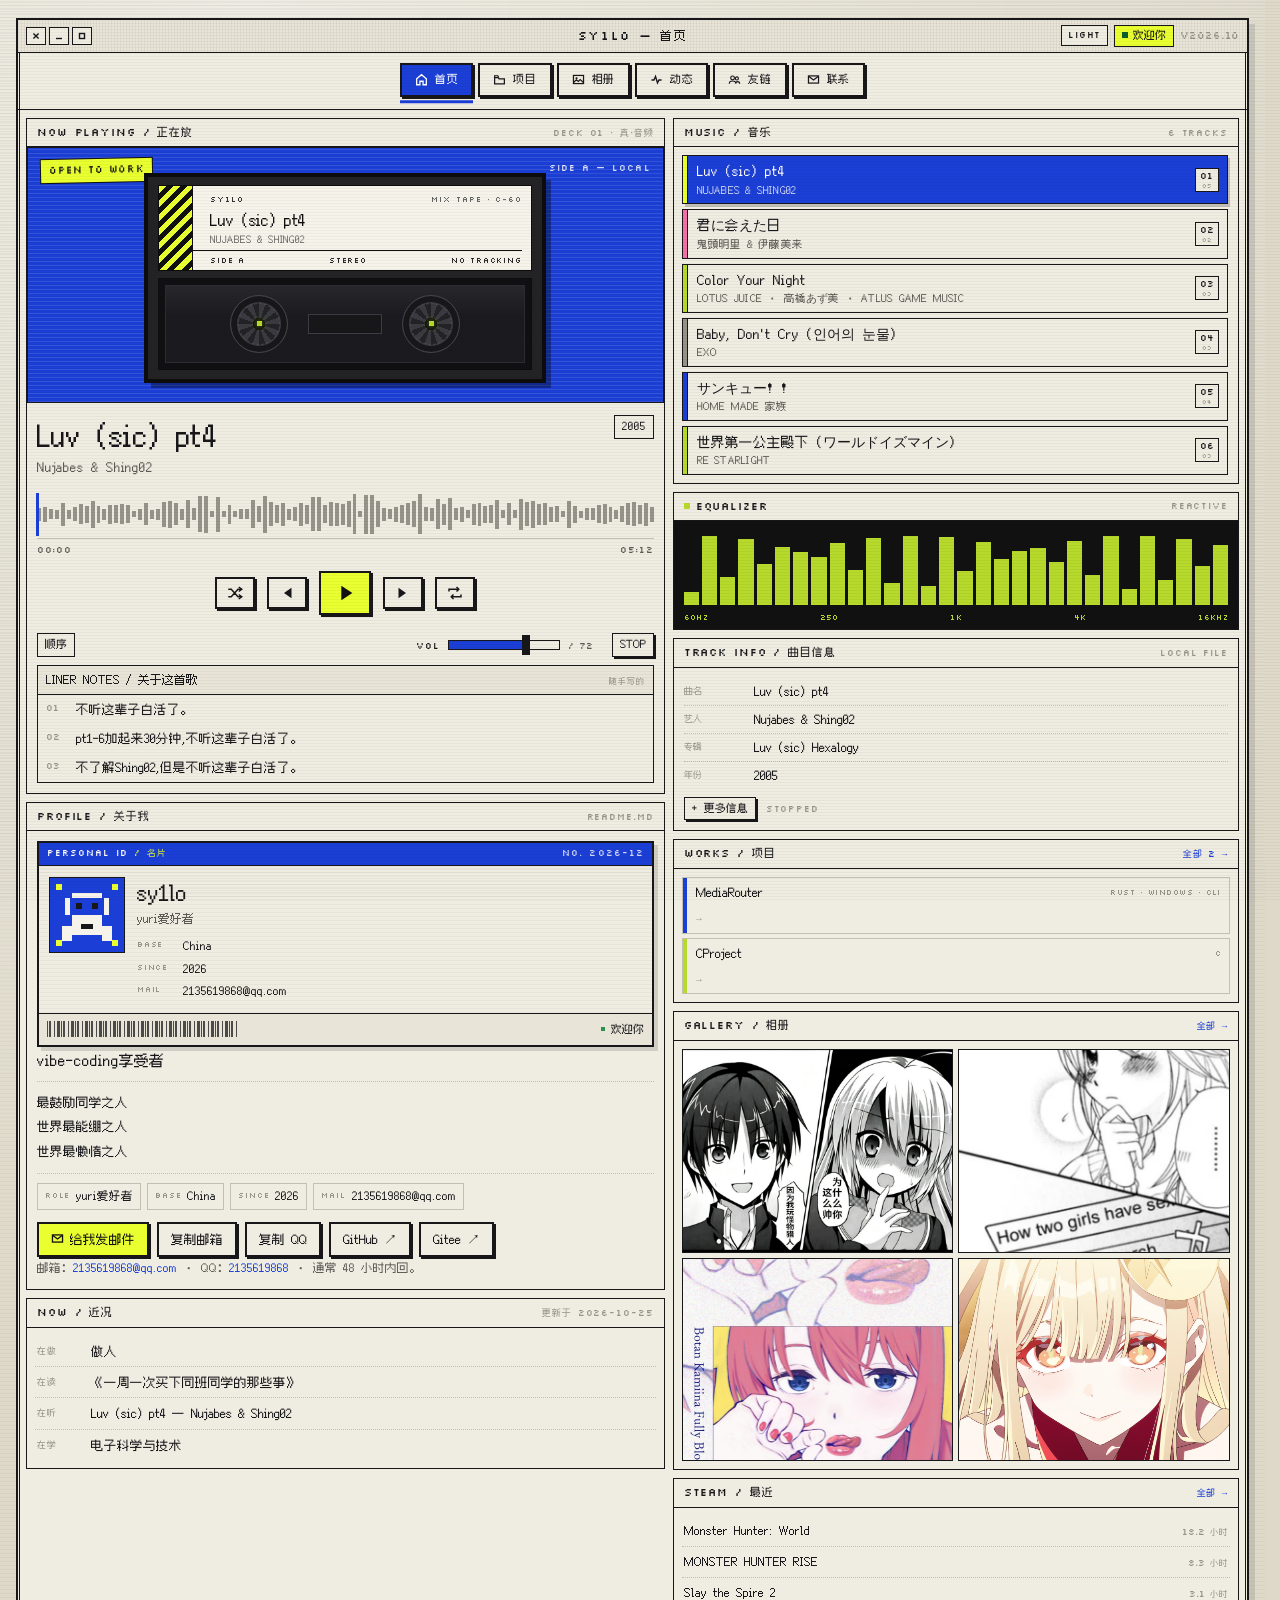
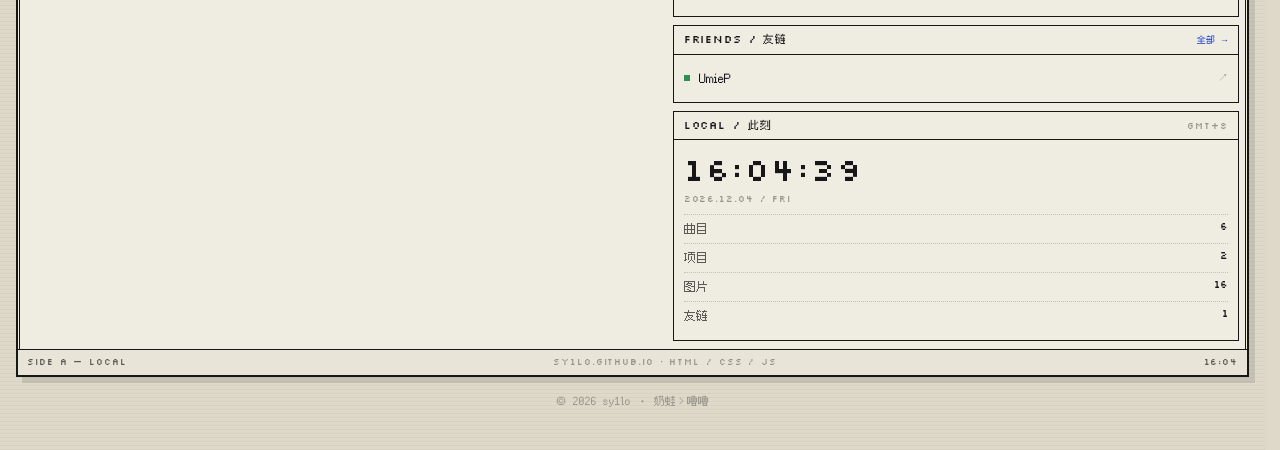
<file: index.html>
<!doctype html>
<html lang="zh-CN">
<head>
<meta charset="utf-8">
<meta name="viewport" content="width=device-width, initial-scale=1">
<title>sy1lo — 个人主页</title>
<meta name="description" content="sy1lo 的个人主页：项目、相册、Steam 动态、友链与联系方式。首页是一台能放歌的复古磁带机。">
<meta name="theme-color" content="#efece1">

<meta property="og:type" content="website">
<meta property="og:title" content="sy1lo — 个人主页">
<meta property="og:description" content="yuri爱好者 / vibe-coding享受者。项目、相册、Steam 动态、友链与联系方式。">
<meta property="og:image" content="assets/preview.png">
<meta property="og:url" content="https://sy1lo.github.io/">

<link rel="icon" href="assets/favicon.svg" type="image/svg+xml">
<link rel="preload" href="assets/fonts/fusion-pixel-12px.woff2" as="font" type="font/woff2" crossorigin>
<link rel="preload" href="assets/fonts/silkscreen-400.woff2" as="font" type="font/woff2" crossorigin>
<link rel="stylesheet" href="assets/css/style.css?v=20261026-0654">
</head>

<body>
<a class="skip" href="#main">跳到主内容</a>
<div class="scanlines" aria-hidden="true"></div>

<div class="desktop">
  <div class="window" id="window">

    <!-- ================= 标题栏 ================= -->
    <header class="titlebar">
      <div class="wincontrols" aria-hidden="true">
        <span class="wincontrols__btn"><svg viewBox="0 0 10 10"><path d="M2.4 2.4l5.2 5.2M7.6 2.4L2.4 7.6"/></svg></span>
        <span class="wincontrols__btn"><svg viewBox="0 0 10 10"><path d="M2 7.5h6"/></svg></span>
        <span class="wincontrols__btn"><svg viewBox="0 0 10 10"><rect x="2.5" y="2.5" width="5" height="5"/></svg></span>
      </div>

      <h1 class="titlebar__title" id="winTitle">sy1lo — 首页</h1>

      <div class="titlebar__meta">
        <button class="theme-toggle" type="button" id="themeToggle" aria-pressed="false" title="切换明暗">LIGHT</button>
        <span class="badge-online"><i aria-hidden="true"></i><span id="statusBadge">欢迎你</span></span>
        <span class="titlebar__ver" id="version">v2026.10</span>
      </div>
    </header>

    <!-- ================= 页签 ================= -->
    <nav class="tabbar" role="tablist" aria-label="站点导航" id="tabbar">
      <span class="tabbar__ink" id="tabInk" aria-hidden="true"></span>
      <button class="tab is-active" type="button" role="tab" aria-selected="true" aria-controls="page-home" id="tab-home" data-page="home" data-title="首页">
        <svg viewBox="0 0 16 16" aria-hidden="true"><path d="M2.5 7.2L8 2.5l5.5 4.7V14H9.8v-4H6.2v4H2.5z" fill="none" stroke="currentColor" stroke-width="1.5"/></svg><span>首页</span>
      </button>
      <button class="tab" type="button" role="tab" aria-selected="false" aria-controls="page-works" id="tab-works" data-page="works" data-title="项目">
        <svg viewBox="0 0 16 16" aria-hidden="true"><path d="M2 5.6h4.3l1.2 1.6H14v6.3H2z" fill="none" stroke="currentColor" stroke-width="1.5"/><path d="M2 5.6V3.4h3.9l1.2 2.2" fill="none" stroke="currentColor" stroke-width="1.5"/></svg><span>项目</span>
      </button>
      <button class="tab" type="button" role="tab" aria-selected="false" aria-controls="page-gallery" id="tab-gallery" data-page="gallery" data-title="相册">
        <svg viewBox="0 0 16 16" aria-hidden="true"><rect x="1.8" y="3" width="12.4" height="10" fill="none" stroke="currentColor" stroke-width="1.5"/><circle cx="5.6" cy="6.4" r="1.3" fill="currentColor"/><path d="M2.2 11.4l3.2-3 2.4 2.1 2.2-2.4 3.8 3.3" fill="none" stroke="currentColor" stroke-width="1.4"/></svg><span>相册</span>
      </button>
      <button class="tab" type="button" role="tab" aria-selected="false" aria-controls="page-feed" id="tab-feed" data-page="feed" data-title="动态">
        <svg viewBox="0 0 16 16" aria-hidden="true"><path d="M1.8 8.6h3l2-4.4 2.4 8 1.8-3.6h3.2" fill="none" stroke="currentColor" stroke-width="1.7"/></svg><span>动态</span>
      </button>
      <button class="tab" type="button" role="tab" aria-selected="false" aria-controls="page-friends" id="tab-friends" data-page="friends" data-title="友链">
        <svg viewBox="0 0 16 16" aria-hidden="true"><circle cx="5.6" cy="6" r="2.3" fill="none" stroke="currentColor" stroke-width="1.4"/><circle cx="10.9" cy="6.7" r="1.9" fill="none" stroke="currentColor" stroke-width="1.4"/><path d="M1.6 13.2c0-2.2 1.8-3.4 4-3.4s4 1.2 4 3.4M9.5 13.2c0-1.7.9-2.6 2.4-2.6 1.4 0 2.5 1 2.5 2.6" fill="none" stroke="currentColor" stroke-width="1.4"/></svg><span>友链</span>
      </button>
      <button class="tab" type="button" role="tab" aria-selected="false" aria-controls="page-contact" id="tab-contact" data-page="contact" data-title="联系">
        <svg viewBox="0 0 16 16" aria-hidden="true"><rect x="1.8" y="3.6" width="12.4" height="8.8" fill="none" stroke="currentColor" stroke-width="1.5"/><path d="M2.3 4.2L8 8.6l5.7-4.4" fill="none" stroke="currentColor" stroke-width="1.5"/></svg><span>联系</span>
      </button>
    </nav>

    <!-- ================= 工作区 ================= -->
    <main class="workspace" id="main">

      <!-- ========================================================
           首页
           ======================================================== -->
      <section class="page is-active" id="page-home" data-page="home" role="tabpanel" aria-labelledby="tab-home" tabindex="0">
        <div class="col col--main">

          <article class="panel">
            <div class="panel__head">
              <h2 data-ui="home.p1.h1" data-ui-group="首页 · 正在放">NOW PLAYING / 正在放</h2>
              <span class="panel__hint" data-ui="home.p1.k1" data-ui-group="首页 · 正在放">DECK 01 · 真·音频</span>
            </div>
            <div class="panel__body">
              <div class="stage">
                <span class="stage__sticker">OPEN TO WORK</span>
                <span class="stage__side">SIDE A — LOCAL</span>

                <div class="cassette" id="cassette" aria-hidden="true">
                  <div class="cassette__label">
                    <div class="cassette__stripe"></div>
                    <div class="cassette__labeltext">
                      <div class="cassette__brand">SY1LO <span>MIX TAPE · C-60</span></div>
                      <div class="cassette__title" id="cassetteTitle">Luv (sic) pt4</div>
                      <div class="cassette__sub" id="cassetteSub">NUJABES &amp; SHING02</div>
                    </div>
                    <div class="cassette__labelrow">
                      <span id="cassetteSide">SIDE A</span><span>STEREO</span><span>NO TRACKING</span>
                    </div>
                  </div>

                  <div class="cassette__window">
                    <div class="cassette__tape"></div>
                    <div class="reel reel--l"><span></span></div>
                    <div class="reel reel--r"><span></span></div>
                    <div class="cassette__bridge"></div>
                  </div>
                </div>
              </div>

              <div class="hero-head">
                <h2 class="hero-title" id="npTitle">Luv (sic) pt4</h2>
                <span class="chip" id="npTag">2005</span>
              </div>
              <p class="hero-sub" id="npArtist">Nujabes &amp; Shing02</p>

              <div class="wave" id="wave" role="slider" tabindex="0" aria-label="播放进度" aria-valuemin="0" aria-valuemax="100" aria-valuenow="0">
                <div class="wave__bars" id="waveBars"></div>
                <div class="wave__bars wave__bars--fill" id="waveFill"></div>
                <div class="wave__playhead" id="waveHead"></div>
              </div>
              <div class="wave__times">
                <span id="timeNow">00:00</span>
                <span id="timeTotal">05:12</span>
              </div>

              <div class="transport">
                <button class="tbtn" type="button" id="btnShuffle" title="随机" aria-pressed="false">
                  <svg viewBox="0 0 24 24" aria-hidden="true"><path d="M3 7h4l9 10h5M3 17h4l9-10h5" fill="none" stroke="currentColor" stroke-width="2"/><path d="M17 4l4 3-4 3M17 14l4 3-4 3" fill="none" stroke="currentColor" stroke-width="2"/></svg>
                  <span class="sr">随机</span>
                </button>
                <button class="tbtn" type="button" id="btnPrev" title="上一首">
                  <svg viewBox="0 0 24 24" aria-hidden="true"><path d="M18 5v14L8 12zM6 5v14" fill="currentColor"/></svg>
                  <span class="sr">上一首</span>
                </button>
                <button class="tbtn tbtn--play" type="button" id="btnPlay" title="播放 / 暂停" aria-pressed="false">
                  <svg class="icon-play" viewBox="0 0 24 24" aria-hidden="true"><path d="M8 4l12 8-12 8z" fill="currentColor"/></svg>
                  <svg class="icon-pause" viewBox="0 0 24 24" aria-hidden="true"><path d="M7 4h4v16H7zM14 4h4v16h-4z" fill="currentColor"/></svg>
                  <span class="sr">播放</span>
                </button>
                <button class="tbtn" type="button" id="btnNext" title="下一首">
                  <svg viewBox="0 0 24 24" aria-hidden="true"><path d="M6 5v14l10-7zM18 5v14" fill="currentColor"/></svg>
                  <span class="sr">下一首</span>
                </button>
                <button class="tbtn" type="button" id="btnLoop" title="单曲循环" aria-pressed="false">
                  <svg viewBox="0 0 24 24" aria-hidden="true"><path d="M4 10V7h13M20 14v3H7" fill="none" stroke="currentColor" stroke-width="2"/><path d="M14 4l3 3-3 3M10 20l-3-3 3-3" fill="none" stroke="currentColor" stroke-width="2"/></svg>
                  <span class="sr">循环</span>
                </button>
              </div>

              <div class="modebar">
                <span class="chip chip--static" id="modeChip">顺序</span>
                <label class="vol">
                  <span class="vol__label">VOL</span>
                  <input class="vol__range" type="range" id="vol" min="0" max="100" value="72" aria-label="音量">
                  <span class="vol__value" id="volValue">/ 72</span>
                </label>
                <button class="chip chip--btn" type="button" id="btnStop">STOP</button>
              </div>

              <section class="timeline-wrap">
                <div class="timeline__head">
                  <h3>LINER NOTES / 关于这首歌</h3>
                  <span>随手写的</span>
                </div>
                <ol class="timeline" id="trackNotes"></ol>
              </section>

              <audio id="audio" preload="metadata"></audio>
            </div>
          </article>

          <article class="panel">
            <div class="panel__head">
              <h2 data-ui="home.p2.h1" data-ui-group="首页 · 关于我">PROFILE / 关于我</h2>
              <span class="panel__hint" data-ui="home.p2.k1" data-ui-group="首页 · 关于我">README.md</span>
            </div>
            <div class="panel__body">
              <div class="idcard">
                <div class="idcard__top">
                  <span class="idcard__brand">PERSONAL ID <b>/ 名片</b></span>
                  <span class="idcard__serial" id="idNo">NO. 2026-10</span>
                </div>
                <div class="idcard__main">
                  <div class="idcard__photo" aria-hidden="true">
                    <svg viewBox="0 0 48 48" shape-rendering="crispEdges">
                      <rect width="48" height="48" fill="#1b3fd6"/>
                      <g fill="#e9ff2f">
                        <rect x="4" y="4" width="4" height="4"/><rect x="40" y="4" width="4" height="4"/>
                        <rect x="4" y="40" width="4" height="4"/><rect x="40" y="40" width="4" height="4"/>
                      </g>
                      <g fill="#f6f4ea">
                        <rect x="14" y="10" width="20" height="3"/>
                        <rect x="10" y="13" width="3" height="11"/><rect x="35" y="13" width="3" height="11"/>
                        <rect x="14" y="24" width="20" height="13"/>
                        <rect x="8" y="31" width="6" height="10"/><rect x="34" y="31" width="6" height="10"/>
                      </g>
                      <g fill="#17171a">
                        <rect x="17" y="16" width="4" height="4"/><rect x="27" y="16" width="4" height="4"/>
                        <rect x="20" y="30" width="8" height="3"/>
                      </g>
                    </svg>
                  </div>
                  <div class="idcard__info">
                    <div class="idcard__name" id="idName">sy1lo</div>
                    <div class="idcard__role" id="idRole">yuri爱好者</div>
                    <dl class="idcard__rows">
                      <div><dt>BASE</dt><dd id="idBase">China</dd></div>
                      <div><dt>SINCE</dt><dd id="idSince">2026</dd></div>
                      <div><dt>MAIL</dt><dd id="idMail">2135619868@qq.com</dd></div>
                    </dl>
                  </div>
                </div>
                <div class="idcard__foot">
                  <div class="barcode" aria-hidden="true"></div>
                  <span class="idcard__status"><i aria-hidden="true"></i><span id="idStatus">欢迎你</span></span>
                </div>
              </div>

              <p class="lede" id="heroLede">vibe-coding享受者</p>
              <div class="prose" id="aboutText"></div>
              <div class="facts" id="aboutFacts"></div>
              <div class="actions">
                <a class="btn btn--primary" id="mailBtn" href="mailto:2135619868@qq.com">
                  <svg viewBox="0 0 16 16" aria-hidden="true"><rect x="1.8" y="3.6" width="12.4" height="8.8" fill="none" stroke="currentColor" stroke-width="1.6"/><path d="M2.3 4.2L8 8.6l5.7-4.4" fill="none" stroke="currentColor" stroke-width="1.6"/></svg>
                  给我发邮件
                </a>
                <button class="btn" type="button" id="copyMailHome">复制邮箱</button>
                <button class="btn" type="button" id="copyQqHome">复制 QQ</button>
                <a class="btn" id="ghBtn" href="https://github.com/sy1lo" target="_blank" rel="noopener noreferrer">GitHub ↗</a>
                <a class="btn" id="giteeBtn" href="https://gitee.com/lsy1105" target="_blank" rel="noopener noreferrer">Gitee ↗</a>
              </div>
              <p class="prose prose--small prose--muted">邮箱：<b id="mailTplHint">2135619868@qq.com</b> · QQ：<b id="qqHint">2135619868</b> · 通常 48 小时内回。</p>
            </div>
          </article>

          <article class="panel">
            <div class="panel__head">
              <h2 data-ui="home.p3.h1" data-ui-group="首页 · 近况">NOW / 近况</h2>
              <span class="panel__hint" id="nowUpdated">更新于 2026-10-25</span>
            </div>
            <div class="panel__body panel__body--tight">
              <ul class="nowlist" id="nowList"></ul>
            </div>
          </article>
        </div>

        <div class="col col--side">
          <section class="panel">
            <div class="panel__head">
              <h2 data-ui="home.p4.h1" data-ui-group="首页 · 磁带架">MUSIC / 音乐</h2>
              <span class="panel__hint" id="shelfCount">6 TRACKS</span>
            </div>
            <div class="panel__body panel__body--tight">
              <div class="shelf" id="shelf" role="listbox" aria-label="磁带架：我的歌单"></div>
            </div>
          </section>

          <section class="panel panel--eq">
            <div class="panel__head">
              <h2 data-ui="home.p5.h1" data-ui-group="首页 · EQUALIZER"><i class="eqdot" aria-hidden="true"></i>EQUALIZER</h2>
              <span class="panel__hint" data-ui="home.p5.k1" data-ui-group="首页 · EQUALIZER">REACTIVE</span>
            </div>
            <div class="panel__body panel__body--tight">
              <div class="eq" id="eq" aria-hidden="true"></div>
              <div class="eq__scale"><span>60Hz</span><span>250</span><span>1k</span><span>4k</span><span>16kHz</span></div>
            </div>
          </section>

          <section class="panel">
            <div class="panel__head">
              <h2 data-ui="home.p6.h1" data-ui-group="首页 · 曲目信息">TRACK INFO / 曲目信息</h2>
              <span class="panel__hint" id="infoSource" data-ui="home.p6.k1" data-ui-group="首页 · 曲目信息">LOCAL FILE</span>
            </div>
            <div class="panel__body">
              <dl class="info">
                <div class="info__row"><dt>曲名</dt><dd id="infoTrack">—</dd></div>
                <div class="info__row"><dt>艺人</dt><dd id="infoArtist">—</dd></div>
                <div class="info__row"><dt>专辑</dt><dd id="infoAlbum">—</dd></div>
                <div class="info__row"><dt>年份</dt><dd id="infoYear">—</dd></div>
              </dl>
              <div class="info__foot">
                <button class="chip chip--btn" type="button" id="btnSettings" aria-expanded="false" aria-controls="infoExtra">+ 更多信息</button>
                <span class="info__status" id="playStatus">STOPPED</span>
              </div>
              <div class="info__extra" id="infoExtra" hidden>
                <div class="info__row"><dt>编码</dt><dd id="infoQuality">—</dd></div>
                <div class="info__row"><dt>文件</dt><dd id="infoFile">—</dd></div>
              </div>
            </div>
          </section>

          <section class="panel">
            <div class="panel__head">
              <h2 data-ui="home.p7.h1" data-ui-group="首页 · 项目">WORKS / 项目</h2>
              <button class="panel__more" type="button" data-goto="works" id="pinnedMore">全部 2 →</button>
            </div>
            <div class="panel__body panel__body--tight">
              <div class="pinned" id="pinnedList"></div>
            </div>
          </section>

          <section class="panel">
            <div class="panel__head">
              <h2 data-ui="home.p8.h1" data-ui-group="首页 · 相册">GALLERY / 相册</h2>
              <button class="panel__more" type="button" data-goto="gallery" data-ui="home.p8.m1" data-ui-group="首页 · 相册">全部 →</button>
            </div>
            <div class="panel__body panel__body--tight">
              <div class="thumbs" id="galleryMini"></div>
            </div>
          </section>

          <section class="panel">
            <div class="panel__head">
              <h2 data-ui="home.p9.h1" data-ui-group="首页 · 最近">STEAM / 最近</h2>
              <button class="panel__more" type="button" data-goto="feed" data-ui="home.p9.m1" data-ui-group="首页 · 最近">全部 →</button>
            </div>
            <div class="panel__body panel__body--tight">
              <div class="steam-mini" id="steamMini"></div>
            </div>
          </section>

          <section class="panel">
            <div class="panel__head">
              <h2 data-ui="home.p10.h1" data-ui-group="首页 · 友链">FRIENDS / 友链</h2>
              <button class="panel__more" type="button" data-goto="friends" data-ui="home.p10.m1" data-ui-group="首页 · 友链">全部 →</button>
            </div>
            <div class="panel__body panel__body--tight">
              <div class="friends-mini" id="friendsMini"></div>
            </div>
          </section>

          <section class="panel">
            <div class="panel__head">
              <h2 data-ui="home.p11.h1" data-ui-group="首页 · 此刻">LOCAL / 此刻</h2>
              <span class="panel__hint" data-ui="home.p11.k1" data-ui-group="首页 · 此刻">GMT+8</span>
            </div>
            <div class="panel__body">
              <div class="clock" id="clock">--:--:--</div>
              <div class="clock__date" id="clockDate">—</div>
              <dl class="kv" id="quickStats"></dl>
            </div>
          </section>
        </div>
      </section>

      <!-- ========================================================
           项目
           ======================================================== -->
      <section class="page" id="page-works" data-page="works" role="tabpanel" aria-labelledby="tab-works" tabindex="0" hidden>
        <div class="col col--main">
          <article class="panel">
            <div class="panel__head">
              <h2 data-ui="works.p1.h1" data-ui-group="项目页 · 项目">WORKS / 项目</h2>
              <span class="panel__hint" id="workCount">2 ITEMS</span>
            </div>
            <div class="panel__body">
              <p class="filters__hint" data-ui="works.p1.p1" data-ui-group="项目页 · 项目">只有真实仓库。GitHub 和 Gitee 上都算，点「源码」直接过去。</p>
              <div class="works" id="workList"></div>
            </div>
          </article>
        </div>

        <div class="col col--side">
          <section class="panel">
            <div class="panel__head">
              <h2 data-ui="works.p2.h1" data-ui-group="项目页 · 归档">BY YEAR / 归档</h2>
              <span class="panel__hint" data-ui="works.p2.k1" data-ui-group="项目页 · 归档">ALL TIME</span>
            </div>
            <div class="panel__body panel__body--tight">
              <ul class="yearlist" id="yearList"></ul>
            </div>
          </section>

          <section class="panel">
            <div class="panel__head">
              <h2 data-ui="works.p3.h1" data-ui-group="项目页 · 图例">STATUS / 图例</h2>
              <span class="panel__hint" data-ui="works.p3.k1" data-ui-group="项目页 · 图例">LEGEND</span>
            </div>
            <div class="panel__body">
              <ul class="legend">
                <li><i class="dot dot--live"></i><b data-ui="works.p3.l1" data-ui-group="项目页 · 图例">维护中</b><span data-ui="works.p3.l2" data-ui-group="项目页 · 图例">欢迎提议</span></li>
                <li><i class="dot dot--wip"></i><b data-ui="works.p3.l3" data-ui-group="项目页 · 图例">开发中</b><span data-ui="works.p3.l4" data-ui-group="项目页 · 图例">随时会改</span></li>
                <li><i class="dot dot--arch"></i><b data-ui="works.p3.l5" data-ui-group="项目页 · 图例">已归档</b><span data-ui="works.p3.l6" data-ui-group="项目页 · 图例">不再更新</span></li>
              </ul>
            </div>
          </section>

          <section class="panel">
            <div class="panel__head">
              <h2 data-ui="works.p4.h1" data-ui-group="项目页 · 代码仓库">CODE / 代码仓库</h2>
              <span class="panel__hint" data-ui="works.p4.k1" data-ui-group="项目页 · 代码仓库">2 SITES</span>
            </div>
            <div class="panel__body">
              <ul class="legend">
                <li><b data-ui="works.p4.l1" data-ui-group="项目页 · 代码仓库">GitHub</b><span data-ui="works.p4.l2" data-ui-group="项目页 · 代码仓库">github.com/sy1lo</span></li>
                <li><b data-ui="works.p4.l3" data-ui-group="项目页 · 代码仓库">Gitee</b><span data-ui="works.p4.l4" data-ui-group="项目页 · 代码仓库">gitee.com/lsy1105</span></li>
              </ul>
              <div class="actions actions--tight">
                <a class="btn" href="https://github.com/sy1lo" target="_blank" rel="noopener noreferrer">GitHub ↗</a>
                <a class="btn" href="https://gitee.com/lsy1105" target="_blank" rel="noopener noreferrer">Gitee ↗</a>
              </div>
            </div>
          </section>
        </div>
      </section>

      <!-- ========================================================
           相册
           ======================================================== -->
      <section class="page" id="page-gallery" data-page="gallery" role="tabpanel" aria-labelledby="tab-gallery" tabindex="0" hidden>
        <div class="col col--main">
          <article class="panel">
            <div class="panel__head">
              <h2 data-ui="gallery.p1.h1" data-ui-group="相册页 · 相册">GALLERY / 相册</h2>
              <span class="panel__hint" id="photoCount">16 PHOTOS</span>
            </div>
            <div class="panel__body">
              <div class="notebar">
                <div class="tags" id="photoTags" role="group" aria-label="按类型筛选"></div>
                <span class="notebar__hint">点图片放大</span>
              </div>
              <div class="justified" id="photoWall"></div>
              <div class="wall__empty" id="photoEmpty" hidden>这个分类下暂时没有图片。</div>
            </div>
          </article>
        </div>

        <div class="col col--side">
          <section class="panel">
            <div class="panel__head">
              <h2 data-ui="gallery.p2.h1" data-ui-group="相册页 · 说明">ABOUT / 说明</h2>
              <span class="panel__hint" data-ui="gallery.p2.k1" data-ui-group="相册页 · 说明">300</span>
            </div>
            <div class="panel__body">
              <p class="prose" data-ui="gallery.p2.p1" data-ui-group="相册页 · 说明">存的插画和截图。</p>
              <p class="prose prose--muted" data-ui="gallery.p2.p2" data-ui-group="相册页 · 说明">看心情放在这里</p>
            </div>
          </section>

          <section class="panel">
            <div class="panel__head">
              <h2 data-ui="gallery.p3.h1" data-ui-group="相册页 · HOW IT WORKS">INTEREST</h2>
              <span class="panel__hint" data-ui="gallery.p3.k1" data-ui-group="相册页 · HOW IT WORKS">LOVE</span>
            </div>
            <div class="panel__body">
              <ul class="tips">
                <li data-ui="gallery.p3.l1" data-ui-group="相册页 · HOW IT WORKS">Adachi and Shimamura</li>
                <li data-ui="gallery.p3.l2" data-ui-group="相册页 · HOW IT WORKS">Monster Hunter World</li>
                <li data-ui="gallery.p3.l3" data-ui-group="相册页 · HOW IT WORKS">Imoto Life</li>
              </ul>
            </div>
          </section>
        </div>
      </section>

      <!-- ========================================================
           动态（Steam）
           ======================================================== -->
      <section class="page" id="page-feed" data-page="feed" role="tabpanel" aria-labelledby="tab-feed" tabindex="0" hidden>
        <div class="col col--main">
          <article class="panel">
            <div class="panel__head">
              <h2 data-ui="feed.p1.h1" data-ui-group="动态页 · 最近在玩">STEAM / 最近在玩</h2>
              <span class="panel__hint" id="steamUpdated">—</span>
            </div>
            <div class="panel__body">
              <div class="steam-hero" id="steamHero">
                <div class="steam-hero__avatar" id="steamAvatar" aria-hidden="true"></div>
                <div class="steam-hero__info">
                  <div class="steam-hero__name" id="steamName">—</div>
                  <div class="steam-hero__state" id="steamState">数据加载中…</div>
                </div>
                <a class="chip chip--btn" id="steamProfile" href="#" target="_blank" rel="noopener noreferrer">查看主页 ↗</a>
              </div>

              <dl class="steam-stats" id="steamStats"></dl>

              <div class="subhead">
                <h2 data-ui="feed.p1.h2" data-ui-group="动态页 · 最近在玩 · 副标题">RECENT / 最近两周</h2>
                <span class="panel__hint" id="recentCount">0 GAMES</span>
              </div>
              <div class="steam-recent" id="steamRecent"></div>
            </div>
          </article>
        </div>

        <div class="col col--side">
          <section class="panel">
            <div class="panel__head">
              <h2 data-ui="feed.p2.h1" data-ui-group="动态页 · 时长榜">MOST PLAYED / 时长榜</h2>
              <span class="panel__hint" data-ui="feed.p2.k1" data-ui-group="动态页 · 时长榜">ALL TIME</span>
            </div>
            <div class="panel__body panel__body--tight">
              <div class="steam-top" id="steamTop"></div>
            </div>
          </section>

          <section class="panel">
            <div class="panel__head">
              <h2 data-ui="feed.p3.h1" data-ui-group="动态页 · 数据怎么来的">WELCOME / 欢迎</h2>
              <span class="panel__hint" data-ui="feed.p3.k1" data-ui-group="动态页 · 数据怎么来的">HELLO</span>
            </div>
            <div class="panel__body">
              <ol class="tips">
                <li data-ui="feed.p3.l1" data-ui-group="动态页 · 数据怎么来的">欢迎加好友！</li>
                <li data-ui="feed.p3.l2" data-ui-group="动态页 · 数据怎么来的">一起打游戏！</li>
                <li data-ui="feed.p3.l3" data-ui-group="动态页 · 数据怎么来的">怪物猎人！</li>
                <li data-ui="feed.p3.l4" data-ui-group="动态页 · 数据怎么来的">也打手游！</li>
              </ol>
              <p class="prose prose--small prose--muted" id="steamHint" data-ui="feed.p3.p1" data-ui-group="动态页 · 数据怎么来的">每 30 分钟抓取一次；数据无变化时不重复记录</p>
            </div>
          </section>
        </div>
      </section>

      <!-- ========================================================
           友链
           ======================================================== -->
      <section class="page" id="page-friends" data-page="friends" role="tabpanel" aria-labelledby="tab-friends" tabindex="0" hidden>
        <div class="col col--main">
          <article class="panel">
            <div class="panel__head">
              <h2 data-ui="friends.p1.h1" data-ui-group="友链页 · 友情链接">FRIENDS / 友情链接</h2>
              <span class="panel__hint" id="friendCount">1 SITE</span>
            </div>
            <div class="panel__body">
              <p class="prose prose--muted" data-ui="friends.p1.p1" data-ui-group="友链页 · 友情链接">给你挂网上——</p>
              <div class="friend-grid" id="friendList"></div>
            </div>
          </article>

          <article class="panel">
            <div class="panel__head">
              <h2 data-ui="friends.p2.h1" data-ui-group="友链页 · 申请友链">APPLY / 申请友链</h2>
              <span class="panel__hint" data-ui="friends.p2.k1" data-ui-group="友链页 · 申请友链">OPEN</span>
            </div>
            <div class="panel__body">
              <p class="prose" data-ui="friends.p2.p1" data-ui-group="友链页 · 申请友链">欢迎交换链接：</p>
              <ul class="tips">
                <li data-ui="friends.p2.l1" data-ui-group="友链页 · 申请友链">站点属于个人。</li>
                <li data-ui="friends.p2.l2" data-ui-group="友链页 · 申请友链">半年内更新过。</li>
                <li data-ui="friends.p2.l3" data-ui-group="友链页 · 申请友链">记得把我的链接挂上去。</li>
                <li data-ui="friends.p2.l4" data-ui-group="友链页 · 申请友链">676767</li>
              </ul>
              <div class="actions actions--tight">
                <a class="btn btn--primary" id="applyMail" href="mailto:2135619868@qq.com">发邮件申请</a>
              </div>
            </div>
          </article>
        </div>

        <div class="col col--side">
          <section class="panel">
            <div class="panel__head">
              <h2 data-ui="friends.p3.h1" data-ui-group="友链页 · 我的信息">MY CARD / 我的信息</h2>
              <span class="panel__hint" data-ui="friends.p3.k1" data-ui-group="友链页 · 我的信息">COPY ME</span>
            </div>
            <div class="panel__body">
              <p class="prose prose--small prose--muted" data-ui="friends.p3.p1" data-ui-group="友链页 · 我的信息">复制到剪切板。</p>
              <pre class="snippet" id="myCard">名称：sy1lo</pre>
              <div class="actions actions--tight">
                <button class="chip chip--btn" type="button" data-copy="myCard">复制纯文本</button>
                <button class="chip chip--btn" type="button" id="copyMd">复制 Markdown</button>
                <button class="chip chip--btn" type="button" id="copyHtml">复制 HTML</button>
              </div>
            </div>
          </section>

          <section class="panel">
            <div class="panel__head">
              <h2 data-ui="friends.p4.h1" data-ui-group="友链页 · 说明">NOTE / 说明</h2>
              <span class="panel__hint" data-ui="friends.p4.k1" data-ui-group="友链页 · 说明">HONEST</span>
            </div>
            <div class="panel__body">
              <p class="prose" data-ui="friends.p4.p1" data-ui-group="友链页 · 说明">有人看吗</p>
              <p class="prose prose--muted" data-ui="friends.p4.p2" data-ui-group="友链页 · 说明">有人在看吗</p>
            </div>
          </section>
        </div>
      </section>

      <!-- ========================================================
           联系
           ======================================================== -->
      <section class="page" id="page-contact" data-page="contact" role="tabpanel" aria-labelledby="tab-contact" tabindex="0" hidden>
        <div class="col col--main">
          <article class="panel">
            <div class="panel__head">
              <h2 data-ui="contact.p1.h1" data-ui-group="联系页 · 联系">CONTACT / 联系</h2>
              <span class="panel__hint" data-ui="contact.p1.k1" data-ui-group="联系页 · 联系">REPLY ≤ 48H</span>
            </div>
            <div class="panel__body">
              <div class="mailcard">
                <div class="mailcard__label">MAIL ME AT</div>
                <a class="mailcard__addr" id="mailBig" href="mailto:2135619868@qq.com">2135619868@qq.com</a>
                <div class="mailcard__actions">
                  <button class="btn btn--primary" type="button" id="copyMailBig">复制邮箱</button>
                  <a class="btn" id="mailTemplate" href="mailto:2135619868@qq.com">打开邮件客户端 ↗</a>
                </div>
                <div class="mailcard__alt">
                  <span class="mailcard__alt-label">QQ</span>
                  <code id="qqBig">2135619868</code>
                  <button class="chip chip--btn" type="button" id="copyQqBig">复制 QQ</button>
                </div>
                <p class="prose prose--small prose--muted" data-ui="contact.p1.p1" data-ui-group="联系页 · 联系">别开我盒</p>
              </div>

              <div class="subhead">
                <h2 data-ui="contact.p1.h2" data-ui-group="联系页 · 联系 · 副标题">ELSEWHERE / 我的主页</h2>
                <span class="panel__hint" id="socialCount">5 LINKS</span>
              </div>
              <ul class="socials" id="socialList"></ul>
            </div>
          </article>
        </div>

        <div class="col col--side">
          <section class="panel">
            <div class="panel__head">
              <h2 data-ui="contact.p2.h1" data-ui-group="联系页 · 可以聊">WHAT TO SAY / 可以聊</h2>
              <span class="panel__hint" data-ui="contact.p2.k1" data-ui-group="联系页 · 可以聊">YES</span>
            </div>
            <div class="panel__body">
              <ul class="tips">
                <li data-ui="contact.p2.l1" data-ui-group="联系页 · 可以聊">GAME</li>
                <li data-ui="contact.p2.l2" data-ui-group="联系页 · 可以聊">NOVEL</li>
                <li data-ui="contact.p2.l3" data-ui-group="联系页 · 可以聊">YURI</li>
                <li data-ui="contact.p2.l4" data-ui-group="联系页 · 可以聊">钝角</li>
              </ul>
            </div>
          </section>

          <section class="panel">
            <div class="panel__head">
              <h2 data-ui="contact.p3.h1" data-ui-group="联系页 · 请别发">WHAT NOT / 请别发</h2>
              <span class="panel__hint" data-ui="contact.p3.k1" data-ui-group="联系页 · 请别发">NO</span>
            </div>
            <div class="panel__body">
              <ul class="tips tips--no">
                <li data-ui="contact.p3.l1" data-ui-group="联系页 · 请别发">GAY</li>
                <li data-ui="contact.p3.l2" data-ui-group="联系页 · 请别发">Ad</li>
                <li data-ui="contact.p3.l3" data-ui-group="联系页 · 请别发">STUDY</li>
              </ul>
              <p class="prose prose--small prose--muted" data-ui="contact.p3.p1" data-ui-group="联系页 · 请别发">~~~</p>
            </div>
          </section>

          <section class="panel">
            <div class="panel__head">
              <h2 data-ui="contact.p4.h1" data-ui-group="联系页 · 时区">TIME / 时区</h2>
              <span class="panel__hint" data-ui="contact.p4.k1" data-ui-group="联系页 · 时区">GMT+8</span>
            </div>
            <div class="panel__body">
              <div class="clock" id="clock2">--:--:--</div>
              <div class="clock__date" id="clockDate2">—</div>
              <dl class="kv" id="contactKv"></dl>
            </div>
          </section>
        </div>
      </section>

    </main>

    <!-- ================= 状态栏 ================= -->
    <footer class="statusbar">
      <span>SIDE A — LOCAL</span>
      <span class="statusbar__mid" id="statusMid" data-ui="global.statusbar" data-ui-group="状态栏">{url} · HTML / CSS / JS</span>
      <span id="statusClock">--:--</span>
    </footer>
  </div>

  <p class="colophon" id="colophon" data-ui="global.colophon" data-ui-group="页脚">© 2026 sy1lo · 奶蛙＞噜噜</p>
</div>

<!-- ================= 图片灯箱 ================= -->
<div class="lightbox" id="lightbox" hidden>
  <div class="lightbox__backdrop" data-lb-close></div>
  <figure class="lightbox__figure" role="dialog" aria-modal="true" aria-label="图片预览">
    <img id="lbImg" alt="">
    <figcaption class="lightbox__cap">
      <span id="lbCap"></span>
      <span class="lightbox__count" id="lbCount"></span>
    </figcaption>
    <button class="lightbox__nav lightbox__nav--prev" type="button" id="lbPrev" aria-label="上一张">◀</button>
    <button class="lightbox__nav lightbox__nav--next" type="button" id="lbNext" aria-label="下一张">▶</button>
    <button class="lightbox__close" type="button" id="lbClose" aria-label="关闭">ESC</button>
  </figure>
</div>

<noscript>
  <p class="noscript" data-ui="global.noscript" data-ui-group="页脚">这个主页用 JavaScript 渲染列表和播放器。开启后再来看，或者直接发邮件给我。</p>
</noscript>

<div class="toast" id="toast" role="status" aria-live="polite"></div>

<script src="assets/js/data.js?v=20261026-0654"></script>
<script src="assets/js/app.js?v=20261026-0654"></script>
</body>
</html>
</file>
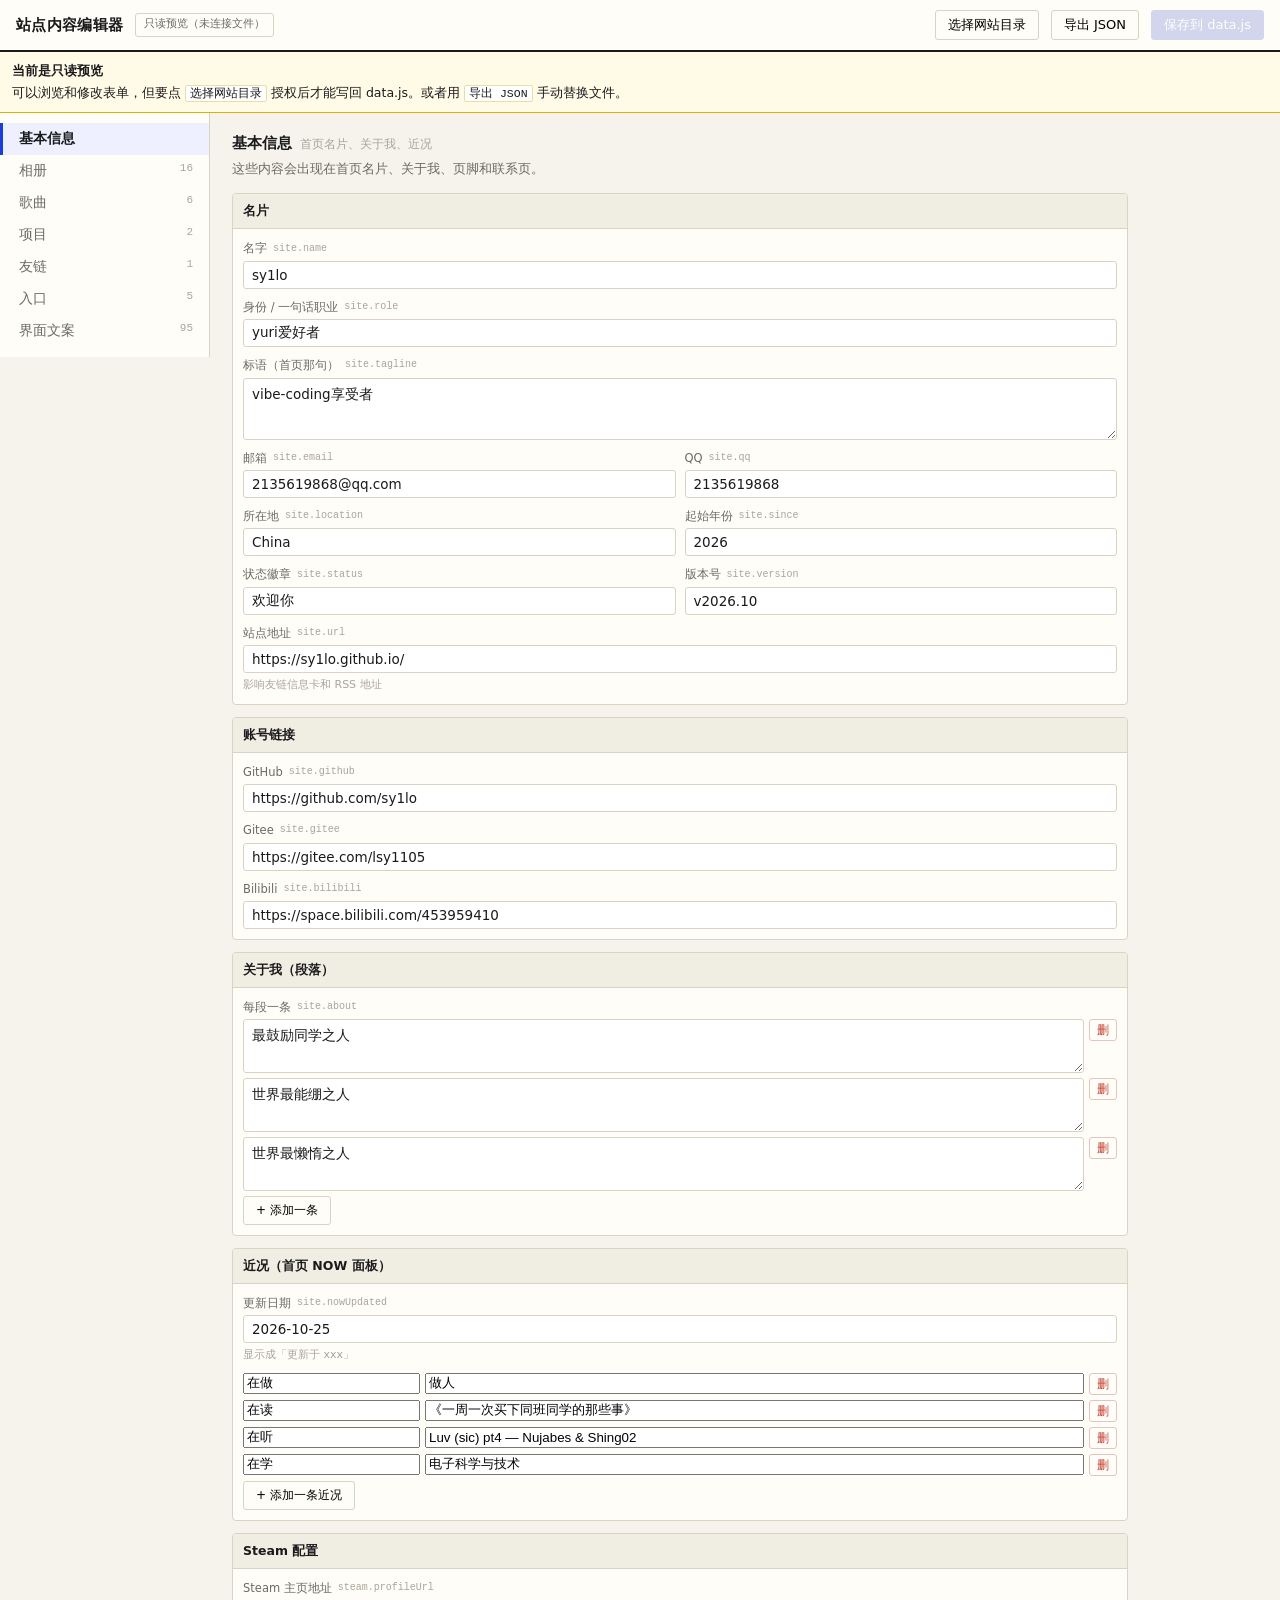
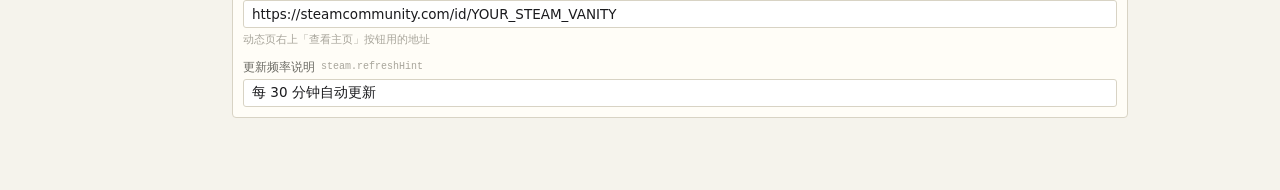
<file: editor.html>
<!doctype html>
<html lang="zh-CN">
<head>
<meta charset="utf-8">
<meta name="viewport" content="width=device-width, initial-scale=1">
<meta name="robots" content="noindex, nofollow">
<title>站点内容编辑器</title>
<style>
  :root {
    --bg: #f5f3ec;
    --paper: #fffdf7;
    --ink: #1a1a1d;
    --soft: #6b6a63;
    --faint: #a8a59b;
    --line: #d8d3c4;
    --blue: #1b3fd6;
    --green: #2f8f4e;
    --red: #c0392b;
    --yellow: #ffe94a;
    --mono: "Consolas", "Menlo", monospace;
    --sans: "Segoe UI", "PingFang SC", "Microsoft YaHei", system-ui, sans-serif;
  }
  * { box-sizing: border-box; }
  body {
    margin: 0;
    background: var(--bg);
    color: var(--ink);
    font-family: var(--sans);
    font-size: 14px;
    line-height: 1.6;
  }

  /* ---------- 顶栏 ---------- */
  header {
    position: sticky; top: 0; z-index: 20;
    display: flex; align-items: center; gap: 12px;
    padding: 10px 16px;
    background: var(--paper);
    border-bottom: 2px solid var(--ink);
  }
  header h1 { margin: 0; font-size: 15px; font-weight: 600; letter-spacing: .02em; }
  header .file-state {
    font-family: var(--mono); font-size: 11px;
    color: var(--soft);
    padding: 2px 8px;
    border: 1px solid var(--line);
    border-radius: 3px;
  }
  header .file-state.ok { color: var(--green); border-color: var(--green); }
  header .file-state.dirty { color: #8a6d00; border-color: #d8b400; background: #fffbe6; }
  header .spacer { flex: 1 1 auto; }

  button {
    font-family: inherit; font-size: 13px;
    padding: 5px 12px;
    border: 1px solid var(--line);
    background: var(--paper);
    border-radius: 3px;
    cursor: pointer;
    transition: background .12s, border-color .12s;
  }
  button:hover { background: #f0ede2; border-color: var(--soft); }
  button:disabled { opacity: .45; cursor: not-allowed; }
  button.primary {
    background: var(--blue); color: #fff; border-color: var(--blue);
  }
  button.primary:hover { background: #16339f; }
  button.primary:disabled { background: #9aa8e0; border-color: #9aa8e0; }

  /* ---------- 布局 ---------- */
  .shell { display: grid; grid-template-columns: 210px minmax(0, 1fr); min-height: calc(100vh - 53px); }

  nav {
    border-right: 1px solid var(--line);
    background: var(--paper);
    padding: 10px 0;
    position: sticky; top: 53px;
    align-self: start;
    max-height: calc(100vh - 53px);
    overflow: auto;
  }
  nav button {
    display: block; width: 100%;
    padding: 7px 16px;
    border: 0; border-radius: 0;
    background: none;
    text-align: left;
    font-size: 13.5px;
    color: var(--soft);
    border-left: 3px solid transparent;
  }
  nav button:hover { background: #f5f2e8; color: var(--ink); }
  nav button.active {
    color: var(--ink); font-weight: 600;
    background: #eef0ff;
    border-left-color: var(--blue);
  }
  nav .nav-count {
    float: right; font-family: var(--mono); font-size: 11px; color: var(--faint);
  }

  main { padding: 18px 22px 60px; max-width: 940px; }

  h2.sec {
    font-size: 15px; margin: 0 0 4px;
    display: flex; align-items: baseline; gap: 8px;
  }
  h2.sec .hint { font-size: 11.5px; font-weight: 400; color: var(--faint); }
  p.sec-desc { margin: 0 0 14px; font-size: 12.5px; color: var(--soft); }

  .card {
    background: var(--paper);
    border: 1px solid var(--line);
    border-radius: 4px;
    margin-bottom: 12px;
    overflow: hidden;
  }
  .card > .card-head {
    display: flex; align-items: center; gap: 8px;
    padding: 7px 10px;
    background: #f0ede2;
    border-bottom: 1px solid var(--line);
    font-size: 12.5px; font-weight: 600;
  }
  .card > .card-head .idx {
    font-family: var(--mono); font-size: 11px; color: var(--faint);
  }
  .card > .card-head .grow { flex: 1 1 auto; }

  /* 上移 / 下移按钮 */
  .movebtn {
    padding: 2px 7px;
    font-size: 13px;
    line-height: 1.3;
    font-family: var(--mono);
    min-width: 26px;
  }
  .movebtn:disabled { opacity: .3; cursor: not-allowed; }
  .movebtn:not(:disabled):hover { background: #e6e9ff; border-color: var(--blue); color: var(--blue); }
  .card-body { padding: 10px; display: flex; flex-direction: column; gap: 9px; }

  .field { display: flex; flex-direction: column; gap: 3px; }
  .field > label {
    font-size: 11.5px; color: var(--soft);
    display: flex; align-items: center; gap: 6px;
  }
  .field > label .key { font-family: var(--mono); font-size: 10px; color: var(--faint); }
  .field input[type=text],
  .field input[type=number],
  .field input[type=url],
  .field textarea,
  .field select {
    width: 100%;
    font-family: inherit; font-size: 13.5px;
    padding: 5px 8px;
    border: 1px solid var(--line);
    border-radius: 3px;
    background: #fff;
    color: var(--ink);
  }
  .field textarea { resize: vertical; min-height: 62px; line-height: 1.55; }
  .field input:focus, .field textarea:focus, .field select:focus {
    outline: 2px solid #c3cdf7; border-color: var(--blue);
  }
  .field .hintline { font-size: 11px; color: var(--faint); }

  .row2 { display: grid; grid-template-columns: 1fr 1fr; gap: 9px; }
  .row3 { display: grid; grid-template-columns: 1fr 1fr 1fr; gap: 9px; }

  .listfield { display: flex; flex-direction: column; gap: 5px; }
  .listfield .item { display: flex; gap: 5px; align-items: flex-start; }
  .listfield .item textarea { flex: 1 1 auto; min-height: 40px; }
  .listfield .item button {
    flex: none; padding: 4px 7px; font-size: 12px; line-height: 1;
    color: var(--red); border-color: #e4c4c0;
  }
  .listfield .item button:hover { background: #fdf0ee; }
  .listfield > .add { align-self: flex-start; font-size: 12px; }

  .thumb {
    width: 92px; height: 62px; object-fit: cover;
    border: 1px solid var(--line); border-radius: 3px;
    background: #eee;
  }
  .thumb--miss {
    display: grid; place-items: center;
    font-size: 10.5px; color: var(--faint);
    background: repeating-linear-gradient(45deg, #f5f2e8 0 6px, #eee9dc 6px 12px);
  }
  .photo-head { display: flex; gap: 10px; align-items: flex-start; }
  .photo-head .meta { flex: 1 1 auto; min-width: 0; }

  .empty {
    padding: 26px; text-align: center;
    color: var(--faint); font-size: 13px;
    border: 1px dashed var(--line); border-radius: 4px;
  }

  /* ---------- 提示条 ---------- */
  .banner {
    margin: 0 0 14px;
    padding: 9px 12px;
    border: 1px solid #d8b400;
    background: #fffbe6;
    border-radius: 4px;
    font-size: 12.5px;
    line-height: 1.6;
  }
  .banner strong { display: block; margin-bottom: 2px; }
  .banner code {
    font-family: var(--mono); font-size: 11.5px;
    background: #fff; padding: 1px 4px; border-radius: 2px;
    border: 1px solid #e8dfa8;
  }
  .banner .actions { margin-top: 7px; display: flex; gap: 8px; flex-wrap: wrap; }

  /* ---------- Toast ---------- */
  #toast {
    position: fixed; left: 50%; bottom: 26px;
    transform: translate(-50%, 12px);
    padding: 7px 16px;
    background: var(--ink); color: #fff;
    border-radius: 4px;
    font-size: 13px;
    opacity: 0; pointer-events: none;
    transition: opacity .18s, transform .18s;
    z-index: 99;
  }
  #toast.on { opacity: 1; transform: translate(-50%, 0); }

  .hidden { display: none !important; }

  @media (max-width: 760px) {
    .shell { grid-template-columns: 1fr; }
    nav {
      position: static; max-height: none;
      border-right: 0; border-bottom: 1px solid var(--line);
      display: flex; flex-wrap: wrap; gap: 4px; padding: 8px;
    }
    nav button {
      width: auto; border-left: 0; border-radius: 3px;
      padding: 5px 10px; border: 1px solid var(--line);
    }
    nav button.active { border-color: var(--blue); }
    nav .nav-count { float: none; margin-left: 4px; }
    main { padding: 14px 12px 50px; }
    .row2, .row3 { grid-template-columns: 1fr; }
  }
</style>
</head>
<body>

<header>
  <h1>站点内容编辑器</h1>
  <span class="file-state" id="fileState">未连接文件</span>
  <span class="spacer"></span>
  <button id="btnOpen">选择网站目录</button>
  <button id="btnExport">导出 JSON</button>
  <button class="primary" id="btnSave" disabled>保存到 data.js</button>
</header>

<div class="shell">
  <nav id="nav"></nav>
  <main id="main">
    <div class="banner">
      <strong>先做一步：选择网站目录</strong>
      点右上角 <code>选择网站目录</code>，选中你本地的站点文件夹（就是包含 <code>index.html</code> 的那个）。
      授权一次后，以后打开本页可以直接保存，不用再选。
      <div class="actions">
        <button id="btnOpen2">现在选择</button>
      </div>
    </div>
  </main>
</div>

<div id="toast"></div>

<script>
(function () {
  "use strict";

  /* ============================================================
     数据模型
     ============================================================ */
  const DATA_PATH = "assets/js/data.js";
  const PHOTOS_DIR = "assets/photos";
  const AUDIO_DIR = "assets/audio";

  let DATA = null;          // 解析出来的完整数据对象
  let dirHandle = null;     // 目录句柄（File System Access API）
  let fileHandle = null;    // data.js 句柄
  let dirty = false;
  let currentTab = "site";

  const $ = (s) => document.querySelector(s);
  const el = (tag, cls, text) => {
    const n = document.createElement(tag);
    if (cls) n.className = cls;
    if (text != null) n.textContent = text;
    return n;
  };

  /* ============================================================
     Toast
     ============================================================ */
  let toastTimer = null;
  function toast(msg) {
    const t = $("#toast");
    t.textContent = msg;
    t.classList.add("on");
    clearTimeout(toastTimer);
    toastTimer = setTimeout(() => t.classList.remove("on"), 2200);
  }

  function markDirty() {
    dirty = true;
    const s = $("#fileState");
    s.textContent = fileHandle ? "有未保存修改" : "未连接文件";
    s.className = "file-state dirty";
    $("#btnSave").disabled = !fileHandle;
  }

  function markClean() {
    dirty = false;
    const s = $("#fileState");
    s.textContent = fileHandle ? fileHandle.name + " · 已保存" : "未连接文件";
    s.className = "file-state ok";
    $("#btnSave").disabled = !fileHandle;
  }

  /* ============================================================
     读写 data.js
     ============================================================ */
  const START = "const DATA =";
  const END = ";\n";

  function parseDataFile(text) {
    const i = text.indexOf(START);
    if (i < 0) throw new Error("没找到 `const DATA =`，data.js 格式可能被改过了");
    const body = text.slice(i + START.length);
    /* 从末尾找最后一个 }; ，只取到 } 为止（不含分号） */
    const j = body.lastIndexOf("};");
    if (j < 0) throw new Error("没找到对象结束的 };");
    const objSrc = body.slice(0, j + 1);
    /* 用 Function 求值（本地可信文件，且编辑器只读自己仓库） */
    const fn = new Function("return (" + objSrc + ");");
    return fn();
  }

  function serializeDataFile(obj) {
    return (
      "/* ============================================================\n" +
      "   站点内容 —— 只改这个文件，页面自动更新\n" +
      "   ------------------------------------------------------------\n" +
      "   建议用根目录的 editor.html 图形化编辑，不用手写。\n" +
      "   site      你本人：名字、邮箱、QQ、社交账号、自我介绍、近况\n" +
      "   tracks    磁带架上的歌（音频在 assets/audio/）\n" +
      "   projects  项目\n" +
      "   photos    相册（图片在 assets/photos/）\n" +
      "   friends   友情链接\n" +
      "   socials   别的入口\n" +
      "   steam     Steam 动态配置\n" +
      "   ui        界面文案（key 与 index.html 的 data-ui 对应）\n" +
      "   ============================================================ */\n\n" +
      "const DATA = " +
      JSON.stringify(obj, null, 2) +
      ";\n"
    );
  }

  /* File System Access API 只接受单级名字，路径必须逐级进入 */
  async function getFileByPath(root, relPath, opts = {}) {
    const parts = relPath.split("/").filter(Boolean);
    let dir = root;
    for (let i = 0; i < parts.length - 1; i++) {
      dir = await dir.getDirectoryHandle(parts[i], { create: !!opts.createDir });
    }
    return dir.getFileHandle(parts[parts.length - 1], { create: !!opts.create });
  }

  async function getDirByPath(root, relPath, opts = {}) {
    const parts = relPath.split("/").filter(Boolean);
    let dir = root;
    for (const p of parts) {
      dir = await dir.getDirectoryHandle(p, { create: !!opts.create });
    }
    return dir;
  }

  async function loadFromDir(handle) {
    dirHandle = handle;
    let fh;
    try {
      fh = await getFileByPath(handle, DATA_PATH);
    } catch (e) {
      /* 常见原因：选错了文件夹（选的不是仓库根目录） */
      throw new Error(
        `在「${handle.name}」里找不到 ${DATA_PATH}。` +
        `请重新选择包含 index.html 的那个文件夹（当前选的是「${handle.name}」）。`
      );
    }
    fileHandle = fh;
    const file = await fh.getFile();
    const text = await file.text();
    DATA = parseDataFile(text);
    markClean();
    render();
    toast("已载入 " + DATA_PATH);
  }

  /* ============================================================
     打开目录
     ============================================================ */
  async function pickDir() {
    if (!window.showDirectoryPicker) {
      toast("这个浏览器不支持目录授权，请用 Chrome 或 Edge");
      return;
    }
    try {
      const handle = await window.showDirectoryPicker({ mode: "readwrite" });
      await loadFromDir(handle);
      /* 记住句柄，刷新后可直接请求权限 */
      await idbSet("dir", handle);
    } catch (e) {
      if (e.name !== "AbortError") toast("打开失败：" + e.message);
    }
  }

  async function tryRestore() {
    const handle = await idbGet("dir");
    if (handle) {
      try {
        const perm = await handle.queryPermission({ mode: "readwrite" });
        if (perm === "granted") {
          await loadFromDir(handle);
          return;
        }
        /* 需要重新授权，显示提示 */
        const s = $("#fileState");
        s.textContent = "上次的目录需要重新授权";
        s.className = "file-state dirty";
        $("#btnOpen").textContent = "重新授权目录";
      } catch { /* 句柄失效 */ }
    }
    await tryFetchPreview();
  }

  /* 通过 http 打开时，可以只读预览（不写文件，保存按钮保持禁用）。
     这样不选目录也能先看看各个标签页。 */
  async function tryFetchPreview() {
    if (!/^https?:$/.test(location.protocol)) return;
    try {
      const res = await fetch("../" + DATA_PATH, { cache: "no-store" });
      if (!res.ok) return;
      const text = await res.text();
      DATA = parseDataFile(text);
      const s = $("#fileState");
      s.textContent = "只读预览（未连接文件）";
      s.className = "file-state";
      $("#btnSave").disabled = true;
      render();
      showPreviewBanner(true);
    } catch { /* 忽略，保持空状态 */ }
  }

  /* 预览模式的提示条（放在 main 外面，避免被 render 清掉） */
  function showPreviewBanner(on) {
    let b = document.getElementById("previewBanner");
    if (!on) { if (b) b.remove(); return; }
    if (b) return;
    b = document.createElement("div");
    b.id = "previewBanner";
    b.className = "banner";
    b.style.cssText = "margin:0;border-radius:0;border-left:0;border-right:0;border-top:0";
    b.innerHTML =
      "<strong>当前是只读预览</strong>" +
      "可以浏览和修改表单，但要点 <code>选择网站目录</code> 授权后才能写回 data.js。" +
      "或者用 <code>导出 JSON</code> 手动替换文件。";
    document.querySelector(".shell").before(b);
  }

  /* 极简 IndexedDB，用来存目录句柄 */
  function idb() {
    return new Promise((res, rej) => {
      const r = indexedDB.open("site-editor", 1);
      r.onupgradeneeded = () => r.result.createObjectStore("kv");
      r.onsuccess = () => res(r.result);
      r.onerror = () => rej(r.error);
    });
  }
  async function idbSet(k, v) {
    const db = await idb();
    return new Promise((res, rej) => {
      const tx = db.transaction("kv", "readwrite");
      tx.objectStore("kv").put(v, k);
      tx.oncomplete = res;
      tx.onerror = () => rej(tx.error);
    });
  }
  async function idbGet(k) {
    const db = await idb();
    return new Promise((res) => {
      const tx = db.transaction("kv", "readonly");
      const rq = tx.objectStore("kv").get(k);
      rq.onsuccess = () => res(rq.result);
      rq.onerror = () => res(null);
    });
  }

  /* ============================================================
     保存
     ============================================================ */
  async function save() {
    if (!fileHandle) { toast("请先选择网站目录"); return; }
    try {
      const text = serializeDataFile(DATA);
      /* 先自检：能重新解析才算合法 */
      parseDataFile(text);
      const w = await fileHandle.createWritable();
      await w.write(text);
      await w.close();
      markClean();
      toast("已保存到 " + DATA_PATH + "，刷新网页即可看到");
    } catch (e) {
      toast("保存失败：" + e.message);
    }
  }

  /* ============================================================
     通用控件
     ============================================================ */
  function field(label, value, onChange, opts = {}) {
    const wrap = el("div", "field");
    const lb = el("label");
    lb.appendChild(el("span", null, label));
    if (opts.key) lb.appendChild(el("span", "key", opts.key));
    wrap.appendChild(lb);

    let input;
    if (opts.type === "textarea") {
      input = el("textarea");
      input.value = value == null ? "" : String(value);
      if (opts.rows) input.rows = opts.rows;
    } else if (opts.type === "select") {
      input = el("select");
      (opts.options || []).forEach((o) => {
        const op = el("option", null, o.label);
        op.value = o.value;
        if (String(value) === String(o.value)) op.selected = true;
        input.appendChild(op);
      });
    } else {
      input = el("input");
      input.type = opts.type || "text";
      input.value = value == null ? "" : String(value);
      if (opts.placeholder) input.placeholder = opts.placeholder;
    }

    const handler = () => {
      let v = input.value;
      if (opts.type === "number") v = v === "" ? 0 : Number(v);
      onChange(v);
      markDirty();
      if (opts.onInput) opts.onInput(v, wrap);
    };
    input.addEventListener(opts.live ? "input" : "change", handler);
    if (opts.type !== "select") input.addEventListener("input", handler);

    wrap.appendChild(input);
    if (opts.hint) wrap.appendChild(el("div", "hintline", opts.hint));
    return wrap;
  }

  /* 字符串数组编辑（列表） */
  function listField(label, arr, onChange, opts = {}) {
    const wrap = el("div", "field");
    const lb = el("label");
    lb.appendChild(el("span", null, label));
    if (opts.key) lb.appendChild(el("span", "key", opts.key));
    wrap.appendChild(lb);

    const box = el("div", "listfield");
    wrap.appendChild(box);

    function rebuild() {
      box.innerHTML = "";
      arr.forEach((v, i) => {
        const row = el("div", "item");
        const ta = el("textarea");
        ta.value = v;
        ta.rows = 2;
        ta.addEventListener("input", () => {
          arr[i] = ta.value;
          onChange(arr);
          markDirty();
        });
        const del = el("button", null, "删");
        del.type = "button";
        del.title = "删除这一条";
        del.addEventListener("click", () => {
          arr.splice(i, 1);
          onChange(arr);
          markDirty();
          rebuild();
        });
        row.appendChild(ta);
        row.appendChild(del);
        box.appendChild(row);
      });
      const add = el("button", "add", "+ 添加一条");
      add.type = "button";
      add.addEventListener("click", () => {
        arr.push("");
        onChange(arr);
        markDirty();
        rebuild();
      });
      box.appendChild(add);
    }
    rebuild();
    return wrap;
  }

  function card(title, idx, bodyBuilder, opts = {}) {
    const c = el("div", "card");
    const head = el("div", "card-head");
    if (idx != null) head.appendChild(el("span", "idx", String(idx).padStart(2, "0")));
    head.appendChild(el("span", "grow", title));

    /* 顺序调整：上移 / 下移 */
    if (opts.onMove) {
      const mk = (label, dir, tip, disabled) => {
        const b = el("button", "movebtn", label);
        b.type = "button";
        b.title = tip;
        b.disabled = !!disabled;
        b.addEventListener("click", () => {
          opts.onMove(dir);
          markDirty();
        });
        return b;
      };
      head.appendChild(mk("↑", -1, "上移一位", opts.isFirst));
      head.appendChild(mk("↓", 1, "下移一位", opts.isLast));
    }

    if (opts.onDelete) {
      const d = el("button", null, "删除");
      d.type = "button";
      d.style.cssText = "padding:3px 8px;font-size:12px;color:var(--red);border-color:#e4c4c0";
      d.addEventListener("click", () => {
        if (confirm("确定删除「" + title + "」？")) {
          opts.onDelete();
          markDirty();
        }
      });
      head.appendChild(d);
    }
    c.appendChild(head);
    const body = el("div", "card-body");
    c.appendChild(body);
    bodyBuilder(body);
    return c;
  }

  /* 通用：交换数组两项并重渲染 */
  function moveItem(arr, from, to, rerender) {
    if (to < 0 || to >= arr.length) return;
    const [item] = arr.splice(from, 1);
    arr.splice(to, 0, item);
    rerender();
  }

  /* ============================================================
     各标签页渲染
     ============================================================ */
  const TABS = [
    { id: "site", label: "基本信息" },
    { id: "photos", label: "相册" },
    { id: "tracks", label: "歌曲" },
    { id: "projects", label: "项目" },
    { id: "friends", label: "友链" },
    { id: "socials", label: "入口" },
    { id: "ui", label: "界面文案" }
  ];

  function renderNav() {
    const nav = $("#nav");
    nav.innerHTML = "";
    TABS.forEach((t) => {
      const b = el("button", t.id === currentTab ? "active" : "");
      b.type = "button";
      b.appendChild(el("span", null, t.label));

      let n = 0;
      if (DATA) {
        if (t.id === "photos") n = DATA.photos.length;
        else if (t.id === "tracks") n = DATA.tracks.length;
        else if (t.id === "projects") n = DATA.projects.length;
        else if (t.id === "friends") n = DATA.friends.length;
        else if (t.id === "socials") n = DATA.socials.length;
        else if (t.id === "ui") n = Object.keys(DATA.ui || {}).length;
      }
      if (n) b.appendChild(el("span", "nav-count", String(n)));

      b.addEventListener("click", () => {
        currentTab = t.id;
        render();
      });
      nav.appendChild(b);
    });
  }

  function render() {
    renderNav();
    const main = $("#main");
    main.innerHTML = "";
    if (!DATA) return;

    if (currentTab === "site") renderSite(main);
    else if (currentTab === "photos") renderPhotos(main);
    else if (currentTab === "tracks") renderTracks(main);
    else if (currentTab === "projects") renderProjects(main);
    else if (currentTab === "friends") renderFriends(main);
    else if (currentTab === "socials") renderSocials(main);
    else if (currentTab === "ui") renderUI(main);
  }

  /* ---------- 基本信息 ---------- */
  function renderSite(main) {
    const S = DATA.site;
    main.appendChild(el("h2", "sec", "基本信息")).appendChild(el("span", "hint", "首页名片、关于我、近况"));
    main.appendChild(el("p", "sec-desc", "这些内容会出现在首页名片、关于我、页脚和联系页。"));

    main.appendChild(card("名片", null, (body) => {
      body.appendChild(field("名字", S.name, (v) => (S.name = v), { key: "site.name" }));
      body.appendChild(field("身份 / 一句话职业", S.role, (v) => (S.role = v), { key: "site.role" }));
      body.appendChild(field("标语（首页那句）", S.tagline, (v) => (S.tagline = v), { type: "textarea", key: "site.tagline" }));
      const r = el("div", "row2");
      r.appendChild(field("邮箱", S.email, (v) => (S.email = v), { key: "site.email" }));
      r.appendChild(field("QQ", S.qq, (v) => (S.qq = v), { key: "site.qq" }));
      body.appendChild(r);
      const r2 = el("div", "row2");
      r2.appendChild(field("所在地", S.location, (v) => (S.location = v), { key: "site.location" }));
      r2.appendChild(field("起始年份", S.since, (v) => (S.since = Number(v) || v), { type: "number", key: "site.since" }));
      body.appendChild(r2);
      const r3 = el("div", "row2");
      r3.appendChild(field("状态徽章", S.status, (v) => (S.status = v), { key: "site.status" }));
      r3.appendChild(field("版本号", S.version, (v) => (S.version = v), { key: "site.version" }));
      body.appendChild(r3);
      body.appendChild(field("站点地址", S.url, (v) => (S.url = v), { key: "site.url", hint: "影响友链信息卡和 RSS 地址" }));
    }));

    main.appendChild(card("账号链接", null, (body) => {
      body.appendChild(field("GitHub", S.github, (v) => (S.github = v), { key: "site.github" }));
      body.appendChild(field("Gitee", S.gitee, (v) => (S.gitee = v), { key: "site.gitee" }));
      body.appendChild(field("Bilibili", S.bilibili, (v) => (S.bilibili = v), { key: "site.bilibili" }));
    }));

    main.appendChild(card("关于我（段落）", null, (body) => {
      body.appendChild(listField("每段一条", S.about, (arr) => (S.about = arr), { key: "site.about" }));
    }));

    main.appendChild(card("近况（首页 NOW 面板）", null, (body) => {
      body.appendChild(field("更新日期", S.nowUpdated, (v) => (S.nowUpdated = v), { key: "site.nowUpdated", hint: "显示成「更新于 xxx」" }));
      const box = el("div", "listfield");
      body.appendChild(box);

      function rebuild() {
        box.innerHTML = "";
        S.now.forEach((item, i) => {
          const row = el("div", "item");
          const k = el("input");
          k.type = "text"; k.value = item.k; k.style.flex = "0 0 84px";
          k.addEventListener("input", () => { item.k = k.value; markDirty(); });
          const v = el("input");
          v.type = "text"; v.value = item.v; v.style.flex = "1 1 auto";
          v.addEventListener("input", () => { item.v = v.value; markDirty(); });
          const del = el("button", null, "删");
          del.type = "button";
          del.addEventListener("click", () => { S.now.splice(i, 1); markDirty(); rebuild(); });
          row.appendChild(k); row.appendChild(v); row.appendChild(del);
          box.appendChild(row);
        });
        const add = el("button", "add", "+ 添加一条近况");
        add.type = "button";
        add.addEventListener("click", () => { S.now.push({ k: "", v: "" }); markDirty(); rebuild(); });
        box.appendChild(add);
      }
      rebuild();
    }));

    main.appendChild(card("Steam 配置", null, (body) => {
      body.appendChild(field("Steam 主页地址", DATA.steam.profileUrl, (v) => (DATA.steam.profileUrl = v), {
        key: "steam.profileUrl",
        hint: "动态页右上「查看主页」按钮用的地址"
      }));
      body.appendChild(field("更新频率说明", DATA.steam.refreshHint, (v) => (DATA.steam.refreshHint = v), { key: "steam.refreshHint" }));
    }));
  }

  /* ---------- 相册 ---------- */
  function renderPhotos(main) {
    main.appendChild(el("h2", "sec", "相册")).appendChild(el("span", "hint", DATA.photos.length + " 张"));
    main.appendChild(el("p", "sec-desc",
      "改标题、分类和说明。「加一张」会读取图片真实宽高并自动填好，不用手算。图片文件放在 " + PHOTOS_DIR + "/。"));

    const addRow = el("div");
    addRow.style.cssText = "margin-bottom:12px;display:flex;gap:8px;flex-wrap:wrap";
    const addBtn = el("button", "primary", "+ 加一张图片");
    addBtn.type = "button";
    addBtn.addEventListener("click", addPhoto);
    addRow.appendChild(addBtn);
    main.appendChild(addRow);

    DATA.photos.forEach((p, i) => {
      const c = card(p.caption || "(未命名)", i + 1, (body) => {
        const head = el("div", "photo-head");
        const img = el("img", "thumb");
        /* editor.html 与 index.html 同级，直接用相对路径即可 */
        img.src = p.src;
        img.alt = p.caption || "";
        img.loading = "lazy";
        img.addEventListener("error", () => {
          img.style.display = "none";
          const ph = el("div", "thumb thumb--miss", "找不到图片");
          head.insertBefore(ph, head.firstChild);
        }, { once: true });
        head.appendChild(img);

        const meta = el("div", "meta");
        meta.appendChild(field("标题", p.caption, (v) => {
          p.caption = v;
          c.querySelector(".card-head .grow").textContent = v || "(未命名)";
        }, { key: "photos[].caption" }));
        const r = el("div", "row2");
        r.appendChild(field("分类标签", p.tag, (v) => (p.tag = v), { key: "photos[].tag", hint: "相册页顶部筛选用" }));
        r.appendChild(field("文件名", p.src, (v) => (p.src = v), { key: "photos[].src" }));
        meta.appendChild(r);
        head.appendChild(meta);
        body.appendChild(head);

        body.appendChild(el("div", "hintline",
          `尺寸 ${p.w}×${p.h}（自动读取，一般不用改）`));
      }, {
        onMove: (dir) => moveItem(DATA.photos, i, i + dir, render),
        isFirst: i === 0,
        isLast: i === DATA.photos.length - 1,
        onDelete: () => {
          DATA.photos.splice(i, 1);
          render();
        }
      });
      main.appendChild(c);
    });

    if (!DATA.photos.length) main.appendChild(el("div", "empty", "还没有图片，点上面「加一张图片」"));
  }

  async function addPhoto() {
    if (!window.showOpenFilePicker) { toast("这个浏览器不支持选文件，请用 Chrome / Edge"); return; }
    try {
      const [fh] = await window.showOpenFilePicker({
        types: [{ description: "图片", accept: { "image/*": [".jpg", ".jpeg", ".png", ".webp"] } }],
        multiple: false
      });
      const file = await fh.getFile();
      const { w, h } = await imageSize(file);
      const name = file.name.replace(/[^\w.\-]/g, "_");

      /* 若已授权目录，顺便把文件写进 assets/photos/ */
      let finalName = name;
      if (dirHandle) {
        try {
          const photoDir = await getDirByPath(dirHandle, "assets/photos", { create: true });
          const dest = await photoDir.getFileHandle(name, { create: true });
          const w2 = await dest.createWritable();
          await w2.write(file);
          await w2.close();
          toast("图片已复制到 assets/photos/");
        } catch (e) {
          toast("图片没能自动复制，请手动放进 assets/photos/：" + e.message);
        }
      }

      DATA.photos.push({
        src: PHOTOS_DIR + "/" + finalName,
        w, h,
        tag: "未分类",
        caption: file.name.replace(/\.[^.]+$/, "")
      });
      markDirty();
      render();
    } catch (e) {
      if (e.name !== "AbortError") toast("添加失败：" + e.message);
    }
  }

  function imageSize(file) {
    return new Promise((res, rej) => {
      const url = URL.createObjectURL(file);
      const img = new Image();
      img.onload = () => {
        res({ w: img.naturalWidth, h: img.naturalHeight });
        URL.revokeObjectURL(url);
      };
      img.onerror = () => { URL.revokeObjectURL(url); rej(new Error("读不出图片尺寸")); };
      img.src = url;
    });
  }

  /* ---------- 歌曲 ---------- */
  function renderTracks(main) {
    main.appendChild(el("h2", "sec", "歌曲")).appendChild(el("span", "hint", DATA.tracks.length + " 首"));
    main.appendChild(el("p", "sec-desc",
      "磁带架上的歌。时长会自动从音频文件读出来，不用手算秒数。音频放在 " + AUDIO_DIR + "/。"));

    const addRow = el("div");
    addRow.style.cssText = "margin-bottom:12px";
    const addBtn = el("button", "primary", "+ 加一首歌");
    addBtn.type = "button";
    addBtn.addEventListener("click", addTrack);
    addRow.appendChild(addBtn);
    main.appendChild(addRow);

    DATA.tracks.forEach((t, i) => {
      const c = card(t.title || "(未命名)", i + 1, (body) => {
        body.appendChild(field("曲名", t.title, (v) => {
          t.title = v;
          c.querySelector(".card-head .grow").textContent = v || "(未命名)";
        }, { key: "tracks[].title" }));
        const r = el("div", "row2");
        r.appendChild(field("艺人", t.artist, (v) => (t.artist = v), { key: "tracks[].artist" }));
        r.appendChild(field("年份", t.year, (v) => (t.year = Number(v) || v), { type: "number", key: "tracks[].year" }));
        body.appendChild(r);
        body.appendChild(field("专辑", t.album, (v) => (t.album = v), { key: "tracks[].album" }));

        const r2 = el("div", "row2");
        r2.appendChild(field("音频文件", t.src, (v) => (t.src = v), { key: "tracks[].src" }));
        r2.appendChild(field("时长（秒）", t.dur, (v) => (t.dur = Number(v) || 0), {
          type: "number", key: "tracks[].dur", hint: "点下面按钮可自动读取"
        }));
        body.appendChild(r2);

        const durBtn = el("button", null, "从音频文件读取时长");
        durBtn.type = "button";
        durBtn.addEventListener("click", () => readDuration(t, c));
        body.appendChild(durBtn);

        const r3 = el("div", "row2");
        r3.appendChild(field("卡片色条", t.stripe, (v) => (t.stripe = v), {
          type: "select", key: "tracks[].stripe",
          options: [
            { value: "blue", label: "blue 蓝" },
            { value: "pink", label: "pink 粉" },
            { value: "lime", label: "lime 黄绿" },
            { value: "gray", label: "gray 灰" }
          ]
        }));
        r3.appendChild(field("id", t.id, (v) => (t.id = v), { key: "tracks[].id", hint: "内部标识，可留空" }));
        body.appendChild(r3);

        body.appendChild(listField("听感备注（每行一条）", t.note, (arr) => (t.note = arr), { key: "tracks[].note" }));
      }, {
        onMove: (dir) => moveItem(DATA.tracks, i, i + dir, render),
        isFirst: i === 0,
        isLast: i === DATA.tracks.length - 1,
        onDelete: () => { DATA.tracks.splice(i, 1); render(); }
      });
      main.appendChild(c);
    });
  }

  async function readDuration(t, cardEl) {
    if (!t.src) { toast("先填音频文件名"); return; }
    const audio = new Audio("../" + t.src);
    audio.addEventListener("loadedmetadata", () => {
      if (!isFinite(audio.duration)) { toast("读不出时长，可能文件路径不对"); return; }
      t.dur = Math.round(audio.duration * 100) / 100;
      markDirty();
      render();
      toast("时长：" + Math.floor(t.dur / 60) + ":" + String(Math.round(t.dur % 60)).padStart(2, "0"));
    });
    audio.addEventListener("error", () => toast("音频加载失败：" + t.src));
    audio.load();
  }

  async function addTrack() {
    if (!window.showOpenFilePicker) { toast("这个浏览器不支持选文件，请用 Chrome / Edge"); return; }
    try {
      const [fh] = await window.showOpenFilePicker({
        types: [{ description: "音频", accept: { "audio/*": [".mp3", ".flac", ".wav", ".m4a", ".ogg"] } }],
        multiple: false
      });
      const file = await fh.getFile();
      const name = file.name.replace(/[^\w.\-]/g, "_");

      if (dirHandle) {
        try {
          const audioDir = await getDirByPath(dirHandle, "assets/audio", { create: true });
          const dest = await audioDir.getFileHandle(name, { create: true });
          const w = await dest.createWritable();
          await w.write(file);
          await w.close();
        } catch (e) {
          toast("音频没能自动复制，请手动放进 " + AUDIO_DIR + "/");
        }
      }

      const dur = await audioDuration(file);

      DATA.tracks.push({
        id: "track" + Date.now(),
        title: file.name.replace(/\.[^.]+$/, ""),
        artist: "",
        album: "",
        year: new Date().getFullYear(),
        src: AUDIO_DIR + "/" + name,
        dur: dur || 0,
        stripe: "blue",
        note: [""]
      });
      markDirty();
      render();
    } catch (e) {
      if (e.name !== "AbortError") toast("添加失败：" + e.message);
    }
  }

  function audioDuration(file) {
    return new Promise((res) => {
      const url = URL.createObjectURL(file);
      const a = new Audio();
      a.onloadedmetadata = () => {
        const d = Math.round(a.duration * 100) / 100;
        URL.revokeObjectURL(url);
        res(isFinite(d) ? d : 0);
      };
      a.onerror = () => { URL.revokeObjectURL(url); res(0); };
      a.src = url;
    });
  }

  /* ---------- 项目 ---------- */
  function renderProjects(main) {
    main.appendChild(el("h2", "sec", "项目")).appendChild(el("span", "hint", DATA.projects.length + " 个"));
    main.appendChild(el("p", "sec-desc", "项目页的卡片。仓库地址填 GitHub 或 Gitee 都能识别。"));

    const addRow = el("div");
    addRow.style.cssText = "margin-bottom:12px";
    const addBtn = el("button", "primary", "+ 加一个项目");
    addBtn.type = "button";
    addBtn.addEventListener("click", () => {
      DATA.projects.push({
        id: "proj" + Date.now(),
        title: "新项目",
        subtitle: "",
        summary: "",
        year: new Date().getFullYear(),
        status: "wip",
        host: "github",
        tags: [],
        stack: "",
        repo: "",
        stripe: "blue"
      });
      markDirty();
      render();
    });
    addRow.appendChild(addBtn);
    main.appendChild(addRow);

    DATA.projects.forEach((p, i) => {
      const c = card(p.title || "(未命名)", i + 1, (body) => {
        body.appendChild(field("名称", p.title, (v) => {
          p.title = v;
          c.querySelector(".card-head .grow").textContent = v || "(未命名)";
        }, { key: "projects[].title" }));
        body.appendChild(field("副标题", p.subtitle, (v) => (p.subtitle = v), { key: "projects[].subtitle" }));
        body.appendChild(field("简介", p.summary, (v) => (p.summary = v), { type: "textarea", key: "projects[].summary" }));

        const r = el("div", "row3");
        r.appendChild(field("年份", p.year, (v) => (p.year = Number(v) || v), { type: "number", key: "projects[].year" }));
        r.appendChild(field("状态", p.status, (v) => (p.status = v), {
          type: "select", key: "projects[].status",
          options: [
            { value: "live", label: "维护中" },
            { value: "wip", label: "开发中" },
            { value: "arch", label: "已归档" }
          ]
        }));
        r.appendChild(field("色条", p.stripe, (v) => (p.stripe = v), {
          type: "select", key: "projects[].stripe",
          options: [
            { value: "blue", label: "blue" },
            { value: "pink", label: "pink" },
            { value: "lime", label: "lime" },
            { value: "gray", label: "gray" }
          ]
        }));
        body.appendChild(r);

        const r2 = el("div", "row2");
        r2.appendChild(field("仓库地址", p.repo, (v) => {
          p.repo = v;
          p.host = /gitee\.com/.test(v) ? "gitee" : "github";
        }, { key: "projects[].repo" }));
        r2.appendChild(field("技术栈说明", p.stack, (v) => (p.stack = v), { key: "projects[].stack" }));
        body.appendChild(r2);

        body.appendChild(field("标签（逗号分隔）", (p.tags || []).join(", "), (v) => {
          p.tags = v.split(",").map((s) => s.trim()).filter(Boolean);
        }, { key: "projects[].tags" }));
      }, {
        onMove: (dir) => moveItem(DATA.projects, i, i + dir, render),
        isFirst: i === 0,
        isLast: i === DATA.projects.length - 1,
        onDelete: () => { DATA.projects.splice(i, 1); render(); }
      });
      main.appendChild(c);
    });
  }

  /* ---------- 友链 ---------- */
  function renderFriends(main) {
    main.appendChild(el("h2", "sec", "友情链接")).appendChild(el("span", "hint", DATA.friends.length + " 个"));
    main.appendChild(el("p", "sec-desc", "友链页的卡片，首页侧栏也会显示前几个。"));

    const addRow = el("div");
    addRow.style.cssText = "margin-bottom:12px";
    const addBtn = el("button", "primary", "+ 加一个友链");
    addBtn.type = "button";
    addBtn.addEventListener("click", () => {
      DATA.friends.push({ name: "新站点", desc: "", url: "https://", tags: [] });
      markDirty();
      render();
    });
    addRow.appendChild(addBtn);
    main.appendChild(addRow);

    DATA.friends.forEach((f, i) => {
      const c = card(f.name || "(未命名)", i + 1, (body) => {
        body.appendChild(field("站点名", f.name, (v) => {
          f.name = v;
          c.querySelector(".card-head .grow").textContent = v || "(未命名)";
        }, { key: "friends[].name" }));
        body.appendChild(field("描述", f.desc, (v) => (f.desc = v), { type: "textarea", key: "friends[].desc" }));
        body.appendChild(field("网址", f.url, (v) => (f.url = v), { key: "friends[].url" }));
        body.appendChild(field("标签（逗号分隔）", (f.tags || []).join(", "), (v) => {
          f.tags = v.split(",").map((s) => s.trim()).filter(Boolean);
        }, { key: "friends[].tags" }));
      }, {
        onMove: (dir) => moveItem(DATA.friends, i, i + dir, render),
        isFirst: i === 0,
        isLast: i === DATA.friends.length - 1,
        onDelete: () => { DATA.friends.splice(i, 1); render(); }
      });
      main.appendChild(c);
    });
  }

  /* ---------- 入口 ---------- */
  function renderSocials(main) {
    main.appendChild(el("h2", "sec", "别的入口")).appendChild(el("span", "hint", DATA.socials.length + " 个"));
    main.appendChild(el("p", "sec-desc", "联系页 ELSEWHERE 列表里的那些链接。"));

    const addRow = el("div");
    addRow.style.cssText = "margin-bottom:12px";
    const addBtn = el("button", "primary", "+ 加一个入口");
    addBtn.type = "button";
    addBtn.addEventListener("click", () => {
      DATA.socials.push({ label: "新入口", handle: "", url: "https://", kind: "" });
      markDirty();
      render();
    });
    addRow.appendChild(addBtn);
    main.appendChild(addRow);

    DATA.socials.forEach((s, i) => {
      const c = card(s.label || "(未命名)", i + 1, (body) => {
        const r = el("div", "row2");
        r.appendChild(field("名称", s.label, (v) => {
          s.label = v;
          c.querySelector(".card-head .grow").textContent = v || "(未命名)";
        }, { key: "socials[].label" }));
        r.appendChild(field("类型", s.kind, (v) => (s.kind = v), { key: "socials[].kind", hint: "显示在左侧，如「代码」「邮件」" }));
        body.appendChild(r);
        body.appendChild(field("显示值", s.handle, (v) => (s.handle = v), { key: "socials[].handle" }));
        body.appendChild(field("链接", s.url, (v) => (s.url = v), { key: "socials[].url" }));
      }, {
        onMove: (dir) => moveItem(DATA.socials, i, i + dir, render),
        isFirst: i === 0,
        isLast: i === DATA.socials.length - 1,
        onDelete: () => { DATA.socials.splice(i, 1); render(); }
      });
      main.appendChild(c);
    });
  }

  /* ---------- 界面文案 ---------- */
  /* 分组来源：优先用 data.js 里 uiGroup 映射；没有则回退到当前文档的 data-ui-group */
  let uiGroupMap = null;

  function buildGroupMap() {
    if (uiGroupMap) return uiGroupMap;
    uiGroupMap = {};
    /* 1. 尝试从当前文档读（同一页面内嵌时可用） */
    document.querySelectorAll("[data-ui]").forEach((n) => {
      const k = n.getAttribute("data-ui");
      const g = n.getAttribute("data-ui-group");
      if (k && g) uiGroupMap[k] = g;
    });
    /* 2. data.js 里若带 uiGroup 映射则合并 */
    if (DATA && DATA.uiGroup) {
      Object.assign(uiGroupMap, DATA.uiGroup);
    }
    return uiGroupMap;
  }

  function renderUI(main) {
    const ui = DATA.ui || {};
    const keys = Object.keys(ui);
    const groupMap = buildGroupMap();

    main.appendChild(el("h2", "sec", "界面文案")).appendChild(el("span", "hint", keys.length + " 条"));
    main.appendChild(el("p", "sec-desc",
      "这些是页面上那些固定的说明文字。按页面分组，改完保存即可。"));

    /* 搜索框 */
    const searchWrap = el("div", "field");
    searchWrap.style.cssText = "margin-bottom:14px";
    const si = el("input");
    si.type = "text";
    si.placeholder = "搜索文案内容或 key…";
    searchWrap.appendChild(si);
    main.appendChild(searchWrap);

    const listBox = el("div");
    main.appendChild(listBox);

    /* 按 group 归组 */
    const groups = {};
    keys.forEach((k) => {
      const g = groupMap[k] || "其他";
      if (!groups[g]) groups[g] = [];
      groups[g].push(k);
    });

    function paint(filter) {
      listBox.innerHTML = "";
      const f = (filter || "").trim().toLowerCase();

      Object.keys(groups).sort((a, b) => a.localeCompare(b, "zh")).forEach((g) => {
        const matched = groups[g].filter((k) =>
          !f || ui[k].toLowerCase().includes(f) || k.toLowerCase().includes(f)
        );
        if (!matched.length) return;

        const c = el("div", "card");
        const head = el("div", "card-head");
        head.appendChild(el("span", "grow", g));
        head.appendChild(el("span", "idx", matched.length + " 条"));
        c.appendChild(head);

        const body = el("div", "card-body");
        matched.forEach((k) => {
          const isLong = ui[k].length > 34;
          body.appendChild(field(
            ui[k].length > 46 ? ui[k].slice(0, 46) + "…" : ui[k],
            ui[k],
            (v) => { ui[k] = v; markDirty(); },
            { key: k, type: isLong ? "textarea" : "text", rows: 2, live: true }
          ));
        });
        c.appendChild(body);
        listBox.appendChild(c);
      });

      if (!listBox.children.length) {
        listBox.appendChild(el("div", "empty", "没有匹配的文案"));
      }
    }

    si.addEventListener("input", () => paint(si.value));
    paint("");
  }

  /* ============================================================
     导出
     ============================================================ */
  $("#btnExport").addEventListener("click", () => {
    if (!DATA) { toast("还没有载入数据"); return; }
    const text = serializeDataFile(DATA);
    const blob = new Blob([text], { type: "text/javascript;charset=utf-8" });
    const a = document.createElement("a");
    a.href = URL.createObjectURL(blob);
    a.download = "data.js";
    a.click();
    URL.revokeObjectURL(a.href);
    toast("已导出 data.js，替换 assets/js/data.js 即可");
  });

  /* ============================================================
     按钮绑定
     ============================================================ */
  $("#btnOpen").addEventListener("click", pickDir);
  $("#btnOpen2").addEventListener("click", pickDir);
  $("#btnSave").addEventListener("click", save);

  window.addEventListener("beforeunload", (e) => {
    if (dirty) {
      e.preventDefault();
      e.returnValue = "";
    }
  });

  /* 快捷键：Ctrl/Cmd + S 保存 */
  document.addEventListener("keydown", (e) => {
    if ((e.metaKey || e.ctrlKey) && e.key.toLowerCase() === "s") {
      e.preventDefault();
      save();
    }
  });

  /* ============================================================
     启动
     ============================================================ */
  tryRestore();
})();
</script>
</body>
</html>
</file>
<file: assets/css/style.css>
/* ============================================================
   个人主页 —— 复古视窗风格
   1  字体 / 变量
   2  基础
   3  窗口 / 标题栏 / 页签
   4  面板骨架 & 通用零件
   5  播放器（磁带）
   6  内容列表（项目 / 文章 / 技能）
   7  友链
   8  联系
   9  搜索面板
   10 响应式 / 动效
   ============================================================ */

/* ---------- 1. 字体 / 变量 ---------- */
@font-face {
  font-family: "Fusion Pixel";
  src: url("../fonts/fusion-pixel-12px.woff2") format("woff2");
  font-weight: 400; font-style: normal; font-display: swap;
  unicode-range: U+0000-00FF, U+2000-206F, U+3000-303F, U+4E00-9FFF, U+FF00-FFEF;
}
@font-face {
  font-family: "Silkscreen";
  src: url("../fonts/silkscreen-400.woff2") format("woff2");
  font-weight: 400; font-style: normal; font-display: swap;
}
@font-face {
  font-family: "Silkscreen";
  src: url("../fonts/silkscreen-700.woff2") format("woff2");
  font-weight: 700; font-style: normal; font-display: swap;
}

:root {
  --paper: #efece1;
  --paper-2: #e8e4d7;
  --paper-3: #ded9c8;
  --ink: #17171a;
  --ink-soft: #5b5a54;
  --ink-faint: #96938a;
  --line: #17171a;
  --line-soft: #c3bfb1;

  --blue: #1b3fd6;
  --blue-deep: #0d2b9e;
  --yellow: #e9ff2f;
  --lime: #b6d92b;
  --pink: #f56fa8;
  --green: #2f8f4e;
  --red: #c0392b;

  --stage: #1b3fd6;
  --eqbg: #111111;

  --font-body: "Fusion Pixel", "PingFang SC", "Microsoft YaHei", monospace;
  --font-display: "Silkscreen", "Fusion Pixel", monospace;

  --shadow: 2px 2px 0 var(--ink);
  --gap: 8px;
}

[data-theme="dark"] {
  --paper: #1a1a1c;
  --paper-2: #212124;
  --paper-3: #2a2a2e;
  --ink: #eeece2;
  --ink-soft: #b3b0a6;
  --ink-faint: #7d7a72;
  --line: #0c0c0d;
  --line-soft: #3d3d42;
  --blue: #2a52ff;
  --blue-deep: #1b3fd6;
  --green: #6fe08a;
  --red: #ff7a6b;
  --stage: #101d5c;
  --eqbg: #050505;
  --shadow: 2px 2px 0 #000;
}

/* ---------- 2. 基础 ---------- */
*, *::before, *::after { box-sizing: border-box; }
html {
  -webkit-text-size-adjust: 100%;
  /* 始终预留滚动条位置：长页面切到短页面时，滚动条消失不会让内容区
     左右跳动（切页卡顿的根因就是这个宽度突变引发的重排）。
     注意 scrollbar-gutter 只对 overflow 非 visible 的元素生效，
     所以必须同时把 overflow-y 设成 auto。 */
  overflow-y: auto;
  scrollbar-gutter: stable;
}
/* 老版 Safari 不支持 scrollbar-gutter，退化成常驻滚动条轨道 */
@supports not (scrollbar-gutter: stable) {
  html { overflow-y: scroll; }
}

body {
  margin: 0;
  background-color: var(--paper-3);
  background-image:
    repeating-linear-gradient(0deg, rgba(23, 23, 26, .035) 0 1px, transparent 1px 4px),
    radial-gradient(circle at 20% 0%, rgba(255, 255, 255, .5), transparent 60%);
  color: var(--ink);
  font-family: var(--font-body);
  font-size: 13px;
  line-height: 1.75;
  -webkit-font-smoothing: none;
  font-smooth: never;
  min-height: 100vh;
}
[data-theme="dark"] body {
  background-image:
    repeating-linear-gradient(0deg, rgba(255, 255, 255, .02) 0 1px, transparent 1px 4px),
    radial-gradient(circle at 20% 0%, rgba(90, 110, 255, .12), transparent 60%);
}
body.is-locked { overflow: hidden; }

h1, h2, h3, h4 { margin: 0; font-weight: 400; }
p { margin: 0; }
ul, ol, dl, dd { margin: 0; padding: 0; list-style: none; }
button { font: inherit; color: inherit; }
a { color: inherit; }
svg { display: block; }
img { max-width: 100%; }
pre { margin: 0; }

::selection { background: var(--blue); color: #fff; }

.skip {
  position: absolute; left: -9999px; top: 0;
  padding: 8px 12px; background: var(--yellow); color: #101010;
  border: 2px solid #101010; z-index: 999;
}
.skip:focus { left: 8px; top: 8px; }

.sr {
  position: absolute; width: 1px; height: 1px; padding: 0; margin: -1px;
  overflow: hidden; clip: rect(0 0 0 0); white-space: nowrap; border: 0;
}
:focus-visible { outline: 2px solid var(--blue); outline-offset: 2px; }

.scanlines {
  position: fixed; inset: 0; pointer-events: none; z-index: 60;
  background: repeating-linear-gradient(0deg, rgba(0, 0, 0, .035) 0 1px, transparent 1px 3px);
  mix-blend-mode: multiply;
}
[data-theme="dark"] .scanlines { opacity: .35; mix-blend-mode: normal; }

/* ---------- 3. 窗口 / 标题栏 / 页签 ---------- */
.desktop { max-width: 1400px; margin: 0 auto; padding: 18px 16px 40px; }

.window {
  border: 2px solid var(--line);
  background: var(--paper);
  box-shadow:
    inset 0 0 0 1px var(--paper),
    inset 0 0 0 2px var(--line),
    6px 6px 0 rgba(23, 23, 26, .12);
}

.titlebar {
  display: grid;
  grid-template-columns: 1fr auto 1fr;
  align-items: center;
  gap: 10px;
  padding: 5px 8px;
  border-bottom: 1px solid var(--line);
  background:
    repeating-linear-gradient(90deg, rgba(23, 23, 26, .05) 0 1px, transparent 1px 3px),
    var(--paper-2);
}

.wincontrols { display: flex; gap: 3px; }
.wincontrols__btn {
  width: 20px; height: 18px; display: grid; place-items: center;
  border: 1px solid var(--line); background: var(--paper); color: var(--ink);
}
.wincontrols__btn svg { width: 10px; height: 10px; fill: none; stroke: currentColor; stroke-width: 1.4; }

.titlebar__title {
  font-family: var(--font-display);
  font-size: 12px; letter-spacing: .14em;
  text-align: center; white-space: nowrap;
  overflow: hidden; text-overflow: ellipsis;
}

.titlebar__meta { display: flex; align-items: center; justify-content: flex-end; gap: 6px; }

.badge-online {
  display: inline-flex; align-items: center; gap: 5px;
  padding: 1px 7px 2px;
  border: 1px solid var(--line);
  background: var(--yellow); color: #101010;
  font-size: 11px; line-height: 1.5;
}
.badge-online i { width: 6px; height: 6px; background: #0d5f2a; }

.titlebar__ver {
  font-family: var(--font-display);
  font-size: 10px; color: var(--ink-faint);
}

.theme-toggle {
  display: inline-flex; align-items: center;
  padding: 1px 6px 2px;
  border: 1px solid var(--line);
  background: var(--paper);
  font-family: var(--font-display);
  font-size: 9px; letter-spacing: .08em;
  cursor: pointer;
}
.theme-toggle:hover { background: var(--paper-3); }

.tabbar {
  position: relative;
  display: flex;
  justify-content: center;
  flex-wrap: wrap;
  gap: 5px;
  padding: 10px 8px 12px;
  border-bottom: 1px solid var(--line);
}

/* 滑动指示条：跟着当前页签走（支持多行换行） */
.tabbar__ink {
  position: absolute;
  left: 0; top: 0;
  height: 3px;
  width: 0;
  background: var(--blue);
  transform: translate(0, 0);
  transition: transform .34s cubic-bezier(.34, 1.4, .48, 1), width .34s cubic-bezier(.34, 1.4, .48, 1);
  pointer-events: none;
  opacity: 0;
}
.tabbar.has-ink .tabbar__ink { opacity: 1; }

.tab {
  display: inline-flex; align-items: center; gap: 7px;
  padding: 5px 13px 6px;
  border: 2px solid var(--line);
  background: var(--paper);
  box-shadow: var(--shadow);
  font-family: var(--font-display);
  font-size: 11px; letter-spacing: .06em;
  cursor: pointer;
  transition: transform .12s ease, background-color .18s linear, color .18s linear, box-shadow .12s ease;
}
.tab svg { width: 13px; height: 13px; transition: transform .22s ease; }
.tab:hover { background: var(--paper-2); }
.tab:hover svg { transform: translateY(-1px); }
.tab:active { transform: translate(2px, 2px); box-shadow: none; }
.tab.is-active { background: var(--blue); color: #fff; }
.tab.is-active:hover { background: var(--blue-deep); }
.tab.is-active svg { transform: scale(1.08); }

/* ---------- 4. 面板骨架 & 通用零件 ---------- */
.workspace {
  display: grid;
  grid-template-columns: minmax(0, 1.06fr) minmax(0, .94fr);
  gap: var(--gap);
  padding: var(--gap);
  align-items: start;
}
.col { display: flex; flex-direction: column; gap: var(--gap); min-width: 0; }

.page { display: contents; }
.page[hidden] { display: none; }
.page.is-active { display: contents; }

/* 页面切换：内容整体淡入上移，离开时淡出 */
.page.is-active > .col {
  animation: pageIn .34s cubic-bezier(.22, .9, .28, 1) both;
}
.page.is-active > .col--side { animation-delay: .04s; }
.page.is-leaving > .col {
  animation: pageOut .16s ease-in both;
}

@keyframes pageIn {
  from { opacity: 0; transform: translateY(10px); }
  to { opacity: 1; transform: none; }
}
@keyframes pageOut {
  from { opacity: 1; transform: none; }
  to { opacity: 0; transform: translateY(-6px); }
}

.panel { border: 1px solid var(--line); background: var(--paper); min-width: 0; }

.panel__head {
  display: flex; align-items: baseline; justify-content: space-between; gap: 12px;
  padding: 4px 10px 5px;
  border-bottom: 1px solid var(--line);
}
.panel__head h2 {
  display: flex; align-items: center; gap: 6px;
  font-family: var(--font-display);
  font-size: 11px; letter-spacing: .08em; line-height: 1.7;
}
.panel__hint {
  font-family: var(--font-display);
  font-size: 9px; letter-spacing: .1em;
  color: var(--ink-faint);
  white-space: nowrap; text-transform: uppercase;
}
.panel__more {
  border: 0; background: none; padding: 0;
  font-family: var(--font-display);
  font-size: 9px; letter-spacing: .08em;
  color: var(--blue);
  cursor: pointer;
  white-space: nowrap;
}
.panel__more:hover { text-decoration: underline; }

.panel__body { padding: 10px; }
.panel__body--tight { padding: 8px; }

.subhead {
  display: flex; align-items: baseline; justify-content: space-between; gap: 12px;
  margin: 14px 0 6px;
  padding-bottom: 4px;
  border-bottom: 1px solid var(--line);
}
.subhead h2 {
  font-family: var(--font-display);
  font-size: 11px; letter-spacing: .08em;
}

.chip {
  display: inline-flex; align-items: center; gap: 5px;
  padding: 0 7px 1px;
  border: 1px solid var(--line);
  background: transparent;
  font-size: 11px; line-height: 1.9;
  white-space: nowrap;
}
.chip--static { cursor: default; }
.chip--btn { cursor: pointer; background: var(--paper); box-shadow: 2px 2px 0 var(--line); text-decoration: none; }
.chip--btn:hover { background: var(--paper-2); }
.chip--btn:active { transform: translate(2px, 2px); box-shadow: none; }
.chip--btn.is-on, .chip--accent { background: var(--yellow); color: #101010; }

.chips { display: flex; flex-wrap: wrap; gap: 6px; }

.btn {
  display: inline-flex; align-items: center; justify-content: center; gap: 6px;
  padding: 4px 12px 5px;
  border: 2px solid var(--line);
  background: var(--paper);
  box-shadow: var(--shadow);
  font-size: 12.5px;
  text-decoration: none;
  cursor: pointer;
  transition: transform .08s ease, background-color .08s linear;
}
.btn svg { width: 13px; height: 13px; }
.btn:hover { background: var(--paper-2); }
.btn:active { transform: translate(2px, 2px); box-shadow: none; }
.btn--primary { background: var(--yellow); color: #101010; }
.btn--primary:hover { background: #f2ff6b; }

.actions { display: flex; flex-wrap: wrap; gap: 8px; margin-top: 12px; }
.actions--tight { margin-top: 9px; }

.prose { font-size: 12.5px; line-height: 1.95; }
.prose + .prose { margin-top: 7px; }
.prose--small { font-size: 11.5px; }
.prose--muted { color: var(--ink-soft); }
.prose b { font-weight: 400; color: var(--blue); }
.prose code, .snippet {
  font-family: var(--font-display);
  font-size: 10px;
  border: 1px solid var(--line-soft);
  background: var(--paper-2);
  padding: 0 3px;
}
.lede {
  font-size: 15px; line-height: 1.75;
  padding-bottom: 8px; margin-bottom: 8px;
  border-bottom: 1px dotted var(--line-soft);
}

.facts {
  display: flex; flex-wrap: wrap; gap: 6px;
  margin-top: 10px; padding-top: 9px;
  border-top: 1px dotted var(--line-soft);
}
.fact {
  display: inline-flex; align-items: center; gap: 6px;
  padding: 1px 7px 2px;
  border: 1px solid var(--line-soft);
  font-size: 11.5px; line-height: 1.9;
}
.fact b {
  font-family: var(--font-display);
  font-size: 8px; letter-spacing: .1em;
  font-weight: 400; color: var(--ink-faint);
}

.tips { display: flex; flex-direction: column; gap: 5px; font-size: 12.5px; }
.tips li { padding-left: 14px; position: relative; line-height: 1.8; }
.tips li::before { content: "▸"; position: absolute; left: 0; top: 0; color: var(--blue); }
.tips--no li::before { content: "✕"; color: var(--red); }

kbd {
  display: inline-block;
  border: 1px solid var(--line);
  background: var(--paper-2);
  padding: 0 4px;
  font-family: var(--font-display);
  font-size: 9px;
  box-shadow: 1px 1px 0 var(--line);
}

.tag {
  display: inline-block;
  padding: 0 6px 1px;
  border: 1px solid var(--line-soft);
  font-size: 10.5px; line-height: 1.8;
  color: var(--ink-soft);
  white-space: nowrap;
}
.tag--btn { cursor: pointer; background: var(--paper); box-shadow: 1px 1px 0 var(--line-soft); }
.tag--btn:hover { background: var(--paper-2); }
.tag--btn.is-on { background: var(--blue); color: #fff; border-color: var(--line); box-shadow: none; }
.tag--sm { font-size: 9.5px; padding: 0 5px; }

.empty {
  padding: 20px 8px;
  text-align: center;
  color: var(--ink-faint);
  border: 1px dashed var(--line-soft);
}
.empty strong { display: block; color: var(--ink-soft); font-weight: 400; }

.filters { display: flex; flex-wrap: wrap; gap: 6px; margin-bottom: 4px; }
.filters__hint {
  font-size: 11.5px; color: var(--ink-faint);
  margin-bottom: 10px; padding-bottom: 8px;
  border-bottom: 1px dotted var(--line-soft);
}

.statusbar {
  display: flex; align-items: center; justify-content: space-between; gap: 10px;
  padding: 4px 9px 5px;
  border-top: 1px solid var(--line);
  font-family: var(--font-display);
  font-size: 9px; letter-spacing: .1em;
  color: var(--ink-soft);
  background: var(--paper-2);
}
.statusbar__mid { color: var(--ink-faint); }

.colophon {
  margin: 14px auto 0;
  text-align: center;
  font-size: 11px; color: var(--ink-faint);
}

/* 名片 */
.idcard {
  border: 2px solid var(--line);
  background: var(--paper);
  box-shadow: 4px 4px 0 rgba(23, 23, 26, .14);
}
.idcard__top {
  display: flex; align-items: baseline; justify-content: space-between; gap: 10px;
  padding: 3px 8px 4px;
  border-bottom: 1px solid var(--line);
  background: var(--blue); color: #fff;
  font-family: var(--font-display);
  font-size: 8.5px; letter-spacing: .12em;
}
.idcard__brand b { font-weight: 400; color: var(--yellow); }
.idcard__serial { opacity: .8; white-space: nowrap; }

.idcard__main {
  display: grid; grid-template-columns: 76px 1fr; gap: 12px;
  padding: 11px 10px 10px;
  background-image: repeating-linear-gradient(0deg, rgba(23,23,26,.04) 0 1px, transparent 1px 4px);
}
.idcard__photo {
  width: 76px; height: 76px;
  border: 1px solid var(--line);
  background: var(--blue);
  overflow: hidden;
}
.idcard__photo svg { width: 100%; height: 100%; display: block; }
.idcard__info { min-width: 0; }
.idcard__name {
  font-size: clamp(18px, 2.6vw, 22px);
  line-height: 1.35; letter-spacing: -.01em;
  overflow-wrap: anywhere;
}
.idcard__role { font-size: 12px; color: var(--ink-soft); line-height: 1.7; margin-top: 1px; }
.idcard__rows { display: flex; flex-direction: column; margin-top: 7px; }
.idcard__rows > div {
  display: grid; grid-template-columns: 40px 1fr; gap: 6px;
  padding: 1px 0 2px;
  font-size: 11.5px; line-height: 1.7;
}
.idcard__rows dt {
  font-family: var(--font-display);
  font-size: 8px; letter-spacing: .1em;
  color: var(--ink-faint);
  padding-top: 2px;
}
.idcard__rows dd { overflow-wrap: anywhere; }

.idcard__foot {
  display: flex; align-items: center; justify-content: space-between; gap: 10px;
  padding: 5px 8px 6px;
  border-top: 1px solid var(--line);
  background: var(--paper-2);
}
.barcode {
  flex: 1 1 auto; max-width: 190px; height: 16px;
  background-image: repeating-linear-gradient(90deg,
    var(--ink) 0 1px, transparent 1px 2px,
    var(--ink) 2px 4px, transparent 4px 7px,
    var(--ink) 7px 8px, transparent 8px 10px,
    var(--ink) 10px 13px, transparent 13px 14px);
  opacity: .75;
}
.idcard__status {
  display: inline-flex; align-items: center; gap: 5px;
  font-size: 11px; line-height: 1.8;
  white-space: nowrap;
}
.idcard__status i {
  width: 6px; height: 6px; background: var(--green);
  box-shadow: 0 0 0 1px var(--paper-2) inset;
}

/* ---------- 5. 播放器（磁带） ---------- */
.stage {
  position: relative;
  display: grid; place-items: center;
  padding: 26px 16px 20px;
  background-color: var(--stage);
  background-image: repeating-linear-gradient(0deg, rgba(255, 255, 255, .11) 0 1px, transparent 1px 4px);
  border: 1px solid var(--line);
  margin: -10px -10px 12px;
}
.stage__sticker {
  position: absolute; left: 12px; top: 10px;
  padding: 2px 8px 3px;
  background: var(--yellow); color: #101010;
  font-family: var(--font-display);
  font-size: 10px; letter-spacing: .06em;
  transform: rotate(-1.2deg);
  border: 1px solid #101010;
}
.stage__side {
  position: absolute; right: 12px; top: 12px;
  font-family: var(--font-display);
  font-size: 9px; letter-spacing: .12em;
  color: #fff; opacity: .85;
}

.cassette {
  position: relative;
  width: min(100%, 400px);
  padding: 8px 10px 9px;
  border: 3px solid #0c0c0c;
  background: #232326;
  box-shadow: 0 0 0 1px #0c0c0c, 6px 6px 0 rgba(0, 0, 0, .35);
}
.cassette__label {
  position: relative;
  padding: 6px 9px 0;
  background: #f6f4ea;
  border: 1px solid #0c0c0c;
  color: #101010;
  overflow: hidden;
}
.cassette__stripe {
  position: absolute; left: 0; top: 0; bottom: 0; width: 34px;
  background: repeating-linear-gradient(135deg, var(--yellow) 0 5px, #101010 5px 10px);
  border-right: 1px solid #101010;
}
.cassette__labeltext { padding-left: 42px; padding-bottom: 4px; }
.cassette__brand {
  font-family: var(--font-display);
  font-size: 8px; letter-spacing: .12em;
  color: #333;
  display: flex; justify-content: space-between; gap: 8px;
}
.cassette__brand span { color: #666; white-space: nowrap; overflow: hidden; text-overflow: ellipsis; }
.cassette__title {
  font-size: 16px; line-height: 1.4; letter-spacing: -.02em;
  margin-top: 2px;
  overflow: hidden; text-overflow: ellipsis; white-space: nowrap;
}
.cassette__sub {
  font-size: 10px; color: #6a6a66; line-height: 1.5;
  overflow: hidden; text-overflow: ellipsis; white-space: nowrap;
}
.cassette__labelrow {
  display: flex; justify-content: space-between;
  padding: 3px 1px 3px 42px;
  border-top: 1px solid #101010;
  font-family: var(--font-display);
  font-size: 7.5px; letter-spacing: .1em;
  color: #2b2b2b;
}

.cassette__window {
  position: relative;
  display: grid; grid-template-columns: 1fr 1fr; align-items: center;
  margin-top: 7px;
  padding: 8px 14px;
  height: 92px;
  border: 1px solid #0c0c0c;
  background: #101012;
  overflow: hidden;
}
.cassette__tape {
  position: absolute; inset: 6px;
  background: linear-gradient(180deg, rgba(255,255,255,.06), transparent 40%), #1b1b1f;
  border: 1px solid #2c2c31;
}
.reel {
  position: relative; justify-self: center;
  width: 58px; height: 58px;
  border-radius: 50%;
  background:
    radial-gradient(circle, #0b0b0b 0 16%, transparent 16%),
    repeating-conic-gradient(from 0deg, #3a3a40 0 18deg, #232327 18deg 36deg);
  border: 1px solid #43434a;
  box-shadow: inset 0 0 0 6px #17171a, inset 0 0 0 7px #3c3c43;
}
.reel span {
  position: absolute; left: 50%; top: 50%;
  width: 5px; height: 5px; margin: -2.5px 0 0 -2.5px;
  background: var(--lime);
  box-shadow: 0 0 6px rgba(182, 217, 43, .8);
}
.reel::after {
  content: ""; position: absolute; inset: 7px;
  border-radius: 50%;
  border: 1px dashed #4a4a52;
}
.cassette__bridge {
  position: absolute; left: 50%; top: 50%;
  width: 74px; height: 20px; margin: -10px 0 0 -37px;
  border: 1px solid #3c3c43;
  background: #17171a;
}
.cassette.is-spinning .reel { animation: reelspin 2.6s linear infinite; }
.cassette.is-spinning .reel--r { animation-duration: 3.4s; }
@keyframes reelspin { to { transform: rotate(360deg); } }

.hero-head { display: flex; align-items: flex-start; justify-content: space-between; gap: 12px; }.hero-title {
  font-size: clamp(22px, 3.4vw, 30px);
  line-height: 1.3; letter-spacing: -.02em;
  overflow-wrap: anywhere;
}
.hero-sub { margin-top: 2px; color: var(--ink-soft); font-size: 13px; }

.wave {
  position: relative;
  height: 46px; margin-top: 14px;
  cursor: pointer;
  border-bottom: 1px solid var(--line-soft);
  padding-bottom: 2px;
}
.wave__bars {
  position: absolute; inset: 0 0 2px;
  display: flex; align-items: center; gap: 2px;
  overflow: hidden;
}
.wave__bars span { flex: 1 1 0; min-width: 1px; background: var(--ink-faint); }
.wave__bars--fill { clip-path: inset(0 100% 0 0); }
.wave__bars--fill span { background: var(--blue); }
.wave__playhead {
  position: absolute; top: 0; bottom: 2px; left: 0;
  width: 3px; background: var(--blue);
  transform: translateX(-1px);
}
.wave__times {
  display: flex; justify-content: space-between;
  margin-top: 3px;
  font-family: var(--font-display);
  font-size: 9px; letter-spacing: .08em;
  color: var(--ink-soft);
}

.transport { display: flex; justify-content: center; align-items: center; gap: 12px; margin: 14px 0 12px; }
.tbtn {
  width: 40px; height: 32px;
  display: grid; place-items: center;
  border: 2px solid var(--line);
  background: var(--paper);
  box-shadow: var(--shadow);
  cursor: pointer;
  transition: transform .08s ease, background-color .08s linear;
}
.tbtn svg { width: 18px; height: 18px; }
.tbtn:hover { background: var(--paper-2); }
.tbtn:active { transform: translate(2px, 2px); box-shadow: none; }
.tbtn--play { width: 52px; height: 44px; background: var(--yellow); color: #101010; }
.tbtn--play svg { width: 22px; height: 22px; }
.tbtn--play:hover { background: #f2ff6b; }
.tbtn--play .icon-pause { display: none; }
.tbtn--play.is-playing .icon-play { display: none; }
.tbtn--play.is-playing .icon-pause { display: block; }
.tbtn[aria-pressed="true"]:not(.tbtn--play) { background: var(--blue); color: #fff; }

.modebar { display: flex; align-items: center; gap: 10px; flex-wrap: wrap; padding: 6px 0 8px; }
.vol { display: inline-flex; align-items: center; gap: 6px; margin-left: auto; }
.vol__label { font-family: var(--font-display); font-size: 9px; letter-spacing: .1em; }
.vol__value { font-family: var(--font-display); font-size: 9px; color: var(--ink-soft); min-width: 34px; }

.vol__range {
  -webkit-appearance: none; appearance: none;
  width: 112px; height: 10px;
  border: 1px solid var(--line);
  background: linear-gradient(90deg, var(--blue) 0 var(--val, 72%), var(--paper) var(--val, 72%) 100%);
  cursor: pointer;
}
.vol__range::-webkit-slider-thumb {
  -webkit-appearance: none;
  width: 8px; height: 20px;
  background: var(--ink);
  border: 1px solid var(--line);
  cursor: grab;
}
.vol__range::-moz-range-thumb {
  width: 8px; height: 20px;
  background: var(--ink);
  border: 1px solid var(--line);
  border-radius: 0;
}

.timeline-wrap { border: 1px solid var(--line); }
.timeline__head {
  display: flex; align-items: baseline; justify-content: space-between; gap: 10px;
  padding: 3px 8px 4px;
  border-bottom: 1px solid var(--line);
  background: var(--paper-2);
}
.timeline__head h3 { font-size: 12px; }
.timeline__head span { font-family: var(--font-display); font-size: 8px; letter-spacing: .1em; color: var(--ink-faint); }
.timeline { max-height: 190px; overflow: auto; }
.timeline li {
  display: grid; grid-template-columns: 22px 1fr; gap: 8px;
  padding: 2px 8px 3px;
}
.timeline b {
  font-family: var(--font-display);
  font-size: 9px; font-weight: 400;
  color: var(--ink-faint);
  padding-top: 3px;
}
.timeline p { font-size: 12.5px; line-height: 1.9; }

/* ---------- 6. 内容列表 ---------- */
.shelf { display: flex; flex-direction: column; gap: 5px; max-height: 452px; overflow: auto; padding-right: 2px; }

.track {
  position: relative;
  display: grid; grid-template-columns: 1fr auto; align-items: center; gap: 8px;
  padding: 5px 8px 5px 14px;
  border: 1px solid var(--line);
  background: var(--paper);
  text-align: left;
  cursor: pointer;
  transition: background-color .1s linear;
}
.track::before {
  content: ""; position: absolute; left: 0; top: 0; bottom: 0; width: 5px;
  background: var(--stripe, var(--blue));
  border-right: 1px solid var(--line);
}
.track:hover { background: var(--paper-2); }
.track.is-active { background: var(--blue); color: #fff; box-shadow: 3px 3px 0 rgba(23, 23, 26, .22); }
.track.is-active::before { background: var(--yellow); }
.track__body { display: block; min-width: 0; }
.track__title {
  display: block; font-size: 13.5px; line-height: 1.5;
  overflow: hidden; text-overflow: ellipsis; white-space: nowrap;
}
.track__sub {
  display: block; font-size: 10.5px; line-height: 1.6;
  color: var(--ink-soft);
  overflow: hidden; text-overflow: ellipsis; white-space: nowrap;
  text-transform: uppercase; letter-spacing: .02em;
}
.track.is-active .track__sub { color: rgba(255, 255, 255, .78); }
.track__side {
  display: grid; place-items: center;
  width: 24px; height: 24px;
  border: 1px solid var(--line);
  background: var(--paper); color: var(--ink);
  font-family: var(--font-display);
  font-size: 9px; line-height: 1;
}
.track__side small { display: block; font-size: 6px; line-height: 1; color: var(--ink-faint); }

.panel--eq .panel__body { background: var(--eqbg); padding: 8px 8px 5px; }
.panel--eq .panel__head h2 { color: var(--ink); }
.eqdot { width: 6px; height: 6px; background: var(--lime); display: inline-block; }
.eq { display: flex; align-items: flex-end; gap: 3px; height: 76px; padding: 0 2px; }
.eq span {
  flex: 1 1 0; min-width: 3px;
  background: var(--lime); height: 20%;
  transform-origin: bottom;
  transition: height .12s linear;
}
.eq.is-live span { animation: eqbounce var(--dur, 1s) steps(4) infinite alternate; }
@keyframes eqbounce {
  from { height: calc(var(--h) * .35); }
  to { height: var(--h); }
}
.eq__scale {
  display: flex; justify-content: space-between;
  margin-top: 5px; padding: 0 2px;
  font-family: var(--font-display);
  font-size: 8px; letter-spacing: .04em;
  color: var(--lime);
}

.info { display: flex; flex-direction: column; }
.info__row {
  display: grid; grid-template-columns: 62px 1fr; gap: 8px;
  padding: 2px 0 3px;
  border-bottom: 1px dotted var(--line-soft);
}
.info__row:last-child { border-bottom: 0; }
.info dt { font-family: var(--font-display); font-size: 9px; letter-spacing: .08em; color: var(--ink-faint); padding-top: 3px; }
.info dd { font-size: 12.5px; overflow-wrap: anywhere; }
.info dd a { color: var(--blue); }
.info__foot { display: flex; align-items: center; gap: 10px; margin-top: 8px; flex-wrap: wrap; }
.info__status { font-family: var(--font-display); font-size: 9px; letter-spacing: .1em; color: var(--ink-faint); }
.info__extra { margin-top: 8px; border-top: 1px solid var(--line); padding-top: 6px; }
.info__extra[hidden] { display: none; }

.pinned { display: flex; flex-direction: column; gap: 4px; }
.pinrow {
  position: relative;
  display: grid; grid-template-columns: 1fr auto; align-items: center; gap: 8px;
  padding: 4px 8px 5px 13px;
  border: 1px solid var(--line-soft);
  background: var(--paper);
  text-align: left;
  cursor: pointer;
}
.pinrow::before {
  content: ""; position: absolute; left: 0; top: 0; bottom: 0; width: 4px;
  background: var(--stripe, var(--blue));
}
.pinrow:hover { background: var(--paper-2); border-color: var(--line); }
.pinrow__title { display: block; font-size: 12.5px; line-height: 1.6; }
.pinrow__sub {
  display: block; font-family: var(--font-display);
  font-size: 8px; letter-spacing: .06em; color: var(--ink-faint);
  text-transform: uppercase;
}
.pinrow__go { font-family: var(--font-display); font-size: 10px; color: var(--ink-faint); }
.pinrow:hover .pinrow__go { color: var(--blue); }

.minilist { display: flex; flex-direction: column; gap: 1px; }
.minrow {
  display: grid; grid-template-columns: 40px 1fr; gap: 8px; align-items: baseline;
  padding: 4px 2px 5px;
  border: 0; border-bottom: 1px dotted var(--line-soft);
  background: none; text-align: left; cursor: pointer;
}
.minrow:last-child { border-bottom: 0; }
.minrow:hover .minrow__title { color: var(--blue); }
.minrow__date { font-family: var(--font-display); font-size: 9px; color: var(--ink-faint); }
.minrow__title { font-size: 12.5px; line-height: 1.65; }

.friends-mini { display: flex; flex-direction: column; gap: 1px; }
.minifriend {
  display: grid; grid-template-columns: 8px 1fr auto; align-items: center; gap: 7px;
  padding: 4px 2px 5px;
  border-bottom: 1px dotted var(--line-soft);
  text-decoration: none;
}
.minifriend:last-child { border-bottom: 0; }
.minifriend__dot { width: 6px; height: 6px; background: var(--green); }
.minifriend__name { font-size: 12.5px; }
.minifriend__arrow { font-family: var(--font-display); font-size: 10px; color: var(--ink-faint); }
.minifriend:hover .minifriend__name { color: var(--blue); }
.minifriend:hover .minifriend__arrow { color: var(--blue); }

.nowlist { display: flex; flex-direction: column; }.nowlist li {
  display: grid; grid-template-columns: 46px 1fr; gap: 8px;
  padding: 4px 2px 5px;
  border-bottom: 1px dotted var(--line-soft);
  font-size: 12.5px; line-height: 1.7;
}
.nowlist li:last-child { border-bottom: 0; }
.nowlist b {
  font-family: var(--font-display);
  font-size: 9px; letter-spacing: .08em;
  font-weight: 400; color: var(--ink-faint);
  padding-top: 3px;
}

.kv { display: flex; flex-direction: column; margin-top: 8px; }
.kv__row {
  display: grid; grid-template-columns: 1fr auto; gap: 8px;
  padding: 3px 0 4px;
  border-top: 1px dotted var(--line-soft);
  font-size: 12px;
}
.kv dt { color: var(--ink-soft); }
.kv dd { font-family: var(--font-display); font-size: 10px; }

.clock {
  font-family: var(--font-display);
  font-size: clamp(24px, 4vw, 32px);
  letter-spacing: .06em; line-height: 1.2;
  font-variant-numeric: tabular-nums;
}
.clock__date { font-family: var(--font-display); font-size: 9px; letter-spacing: .1em; color: var(--ink-faint); margin-top: 2px; }

/* 项目卡 */
.works { display: flex; flex-direction: column; gap: 8px; }
.work {
  position: relative;
  display: grid; grid-template-columns: 74px 1fr; gap: 10px;
  padding: 9px 10px 10px 16px;
  border: 1px solid var(--line);
  background: var(--paper);
  box-shadow: 3px 3px 0 rgba(23, 23, 26, .09);
}
.work::before {
  content: ""; position: absolute; left: 0; top: 0; bottom: 0; width: 6px;
  background: var(--stripe, var(--blue));
  border-right: 1px solid var(--line);
}
.work__thumb {
  width: 74px; height: 52px;
  border: 1px solid var(--line);
  background: var(--paper-3);
  overflow: hidden;
}
.work__thumb svg { width: 100%; height: 100%; display: block; }
.work__body { min-width: 0; }
.work__top { display: flex; align-items: baseline; justify-content: space-between; gap: 8px; flex-wrap: wrap; }
.work__title { font-size: 14.5px; line-height: 1.5; }
.work__desc { font-size: 12.5px; line-height: 1.85; color: var(--ink-soft); margin-top: 2px; }
.work__tags { display: flex; flex-wrap: wrap; gap: 4px; margin-top: 6px; }
.work__stack {
  display: flex; align-items: center; gap: 6px;
  font-family: var(--font-display);
  font-size: 8.5px; letter-spacing: .06em;
  color: var(--ink-faint);
  margin-top: 6px; text-transform: uppercase;
}
.host {
  display: inline-grid; place-items: center;
  width: 20px; height: 14px;
  border: 1px solid var(--line-soft);
  font-size: 7px; letter-spacing: 0;
  color: var(--ink-soft);
}
.host--github { border-color: var(--ink-soft); }
.host--gitee { border-color: var(--red); color: var(--red); }
.work__actions { display: flex; flex-wrap: wrap; gap: 6px; margin-top: 8px; }

.status {
  display: inline-flex; align-items: center; gap: 5px;
  padding: 0 6px 1px;
  border: 1px solid var(--line-soft);
  font-size: 10.5px; line-height: 1.8;
  white-space: nowrap;
}
.status i { width: 5px; height: 5px; }
.status--live { color: var(--green); border-color: var(--green); }
.status--live i { background: var(--green); }
.status--wip { color: var(--blue); border-color: var(--blue); }
.status--wip i { background: var(--blue); }
.status--arch { color: var(--ink-faint); }
.status--arch i { background: var(--ink-faint); }

.legend { display: flex; flex-direction: column; gap: 6px; }
.legend li {
  display: grid; grid-template-columns: 10px 52px 1fr; align-items: baseline; gap: 6px;
  font-size: 12px;
}
.legend b { font-weight: 400; }
.legend span { color: var(--ink-faint); font-size: 11.5px; }
.dot { width: 7px; height: 7px; display: inline-block; }
.dot--live { background: var(--green); }
.dot--wip { background: var(--blue); }
.dot--arch { background: var(--ink-faint); }

.yearlist { display: flex; flex-direction: column; }
.yearlist li {
  display: grid; grid-template-columns: 42px 1fr auto; gap: 8px; align-items: baseline;
  padding: 4px 2px 5px;
  border-bottom: 1px dotted var(--line-soft);
  font-size: 12.5px;
}
.yearlist li:last-child { border-bottom: 0; }
.yearlist b { font-size: 12px; font-weight: 400; font-variant-numeric: tabular-nums; }
.yearlist small { color: var(--ink-faint); font-size: 10.5px; font-family: var(--font-display); }

/* 文章 */
.notebar {
  display: flex; align-items: center; justify-content: space-between; gap: 10px;
  flex-wrap: wrap;
  padding-bottom: 8px; margin-bottom: 8px;
  border-bottom: 1px solid var(--line);
}
.tags { display: flex; flex-wrap: wrap; gap: 4px; }
.notebar__hint { font-size: 11px; color: var(--ink-faint); white-space: nowrap; }

.notes { display: flex; flex-direction: column; gap: 6px; }
.note { border: 1px solid var(--line); background: var(--paper); overflow: hidden; }
.note__btn {
  display: grid; grid-template-columns: 84px 1fr auto; align-items: center; gap: 10px;
  width: 100%; padding: 7px 9px 8px;
  border: 0; background: transparent;
  text-align: left; cursor: pointer;
}
.note__btn:hover { background: var(--paper-2); }
.note__date {
  font-size: 11px; font-variant-numeric: tabular-nums;
  color: var(--ink-faint);
  border-right: 1px solid var(--line-soft);
  padding-right: 8px; white-space: nowrap;
}
.note__main { display: block; min-width: 0; }
.note__title { display: block; font-size: 13.5px; line-height: 1.6; }
.note__meta {
  display: block;
  font-family: var(--font-body);
  font-size: 10.5px; color: var(--ink-faint);
  margin-top: 2px;
}
.note__more { font-family: var(--font-display); font-size: 12px; color: var(--ink-soft); }
.note__body {
  padding: 8px 12px 10px 104px;
  font-size: 12.5px; line-height: 1.95; color: var(--ink-soft);
  border-top: 1px dashed var(--line-soft);
}
.note__body p + p { margin-top: 6px; }
.note.is-open { box-shadow: 3px 3px 0 rgba(23, 23, 26, .12); }
.note.is-open .note__btn { background: var(--paper-2); }

/* 技能 */
.chart { display: flex; flex-direction: column; }
.chart__row {
  display: grid; grid-template-columns: 26px minmax(0, 1fr) 34% 34px;
  align-items: center; gap: 6px;
  padding: 5px 2px 6px;
  border-bottom: 1px dotted var(--line-soft);
}
.chart__row:last-child { border-bottom: 0; }
.chart__no { font-family: var(--font-display); font-size: 11px; color: var(--ink-soft); text-align: right; }
.chart__name { font-size: 12.5px; line-height: 1.6; min-width: 0; }
.chart__name small {
  display: block; font-family: var(--font-display);
  font-size: 8px; letter-spacing: .05em; color: var(--ink-faint);
  overflow: hidden; text-overflow: ellipsis; white-space: nowrap;
}
.chart__bar { height: 10px; border: 1px solid var(--line); background: var(--paper); position: relative; }
.chart__bar i { position: absolute; left: 0; top: 0; bottom: 0; background: var(--blue); width: var(--w, 50%); }
.chart__bar i::after { content: ""; position: absolute; right: 0; top: 0; bottom: 0; width: 2px; background: rgba(255,255,255,.45); }
.chart__val { font-family: var(--font-display); font-size: 9px; color: var(--ink-soft); text-align: right; }
.chart__note {
  margin-top: 8px; padding-top: 7px;
  border-top: 1px solid var(--line);
  font-size: 11.5px; color: var(--ink-faint);
}

.stackgroup { margin-bottom: 10px; }
.stackgroup:last-child { margin-bottom: 0; }
.stackgroup h3 {
  font-family: var(--font-display);
  font-size: 9px; letter-spacing: .12em; color: var(--ink-faint);
  border-bottom: 1px solid var(--line);
  padding-bottom: 3px; margin-bottom: 6px;
}
.toollist { display: flex; flex-direction: column; }
.toollist li {
  display: grid; grid-template-columns: 14px 1fr; gap: 7px;
  padding: 3px 0 4px;
  border-bottom: 1px dotted var(--line-soft);
  font-size: 12.5px;
}
.toollist li:last-child { border-bottom: 0; }
.toollist i { color: var(--blue); font-style: normal; }

/* ---------- 7. 相册 ---------- */
.wall { display: none; }

.justified {
  display: flex;
  flex-direction: column;
  gap: 6px;
  margin-top: 2px;
}
.wall-row {
  display: flex;
  align-items: stretch;
  overflow: hidden;
}

.wall-item {
  position: relative;
  min-width: 0;
  padding: 0;
  border: 1px solid var(--line);
  background: var(--paper-3);
  cursor: zoom-in;
  overflow: hidden;
  height: 100%;
  transition: box-shadow .14s ease, transform .14s ease, border-color .14s linear;
}
.wall-item img {
  display: block;
  width: 100%;
  height: 100%;
  object-fit: cover;
  transition: transform .32s cubic-bezier(.22, .9, .28, 1), filter .2s linear;
}
.wall-item:hover {
  box-shadow: 3px 3px 0 rgba(23, 23, 26, .2);
  transform: translate(-1px, -1px);
  z-index: 2;
}
.wall-item:hover img { transform: scale(1.04); }
.wall-item:focus-visible { outline: 2px solid var(--blue); outline-offset: 2px; }

.wall-item__cap {
  position: absolute;
  left: 0; right: 0; bottom: 0;
  padding: 3px 7px 4px;
  background: linear-gradient(transparent, rgba(0, 0, 0, .72));
  color: #fff;
  font-size: 11px;
  line-height: 1.6;
  text-align: left;
  opacity: 0;
  transform: translateY(4px);
  transition: opacity .18s linear, transform .18s ease;
}
.wall-item:hover .wall-item__cap,
.wall-item:focus-visible .wall-item__cap { opacity: 1; transform: none; }

.wall__empty {
  margin-top: 10px;
  padding: 26px 8px;
  text-align: center;
  color: var(--ink-faint);
  border: 1px dashed var(--line-soft);
}
.wall__empty[hidden] { display: none; }

/* 首页迷你相册 */
.thumbs {
  display: grid;
  grid-template-columns: repeat(2, 1fr);
  gap: 5px;
}
.thumb {
  padding: 0;
  border: 1px solid var(--line);
  background: var(--paper-3);
  aspect-ratio: 4 / 3;
  overflow: hidden;
  cursor: zoom-in;
}
.thumb img {
  width: 100%; height: 100%;
  object-fit: cover;
  display: block;
  transition: transform .28s ease;
}
.thumb:hover img { transform: scale(1.06); }

/* 灯箱 */
.lightbox {
  position: fixed; inset: 0; z-index: 95;
  display: grid; place-items: center;
  padding: 24px;
}
.lightbox[hidden] { display: none; }
.lightbox__backdrop {
  position: absolute; inset: 0;
  background: rgba(8, 8, 10, .82);
}
.lightbox__figure {
  position: relative;
  margin: 0;
  max-width: min(1100px, 100%);
  max-height: calc(100vh - 48px);
  display: flex;
  flex-direction: column;
  border: 2px solid #0c0c0c;
  background: var(--paper);
  box-shadow: 8px 8px 0 rgba(0, 0, 0, .45);
  animation: lbIn .18s ease-out;
}
@keyframes lbIn {
  from { opacity: .4; transform: scale(.98); }
  to { opacity: 1; transform: none; }
}
.lightbox__figure img {
  display: block;
  max-width: 100%;
  max-height: calc(100vh - 120px);
  width: auto; height: auto;
  object-fit: contain;
  background: #111;
}
.lightbox__cap {
  display: flex; align-items: baseline; justify-content: space-between; gap: 12px;
  padding: 5px 10px 6px;
  border-top: 1px solid var(--line);
  font-size: 12px;
}
.lightbox__count { font-family: var(--font-display); font-size: 9px; color: var(--ink-faint); white-space: nowrap; }
.lightbox__close {
  position: absolute; right: -2px; top: -2px;
  border: 2px solid var(--line);
  background: var(--paper);
  font-family: var(--font-display);
  font-size: 8px; letter-spacing: .08em;
  padding: 2px 6px 3px;
  cursor: pointer;
  z-index: 2;
}
.lightbox__close:hover { background: var(--yellow); color: #101010; }
.lightbox__nav {
  position: absolute; top: 50%; transform: translateY(-50%);
  width: 34px; height: 46px;
  border: 2px solid var(--line);
  background: var(--paper);
  font-size: 12px;
  cursor: pointer;
  box-shadow: var(--shadow);
}
.lightbox__nav:hover { background: var(--yellow); color: #101010; }
.lightbox__nav--prev { left: -44px; }
.lightbox__nav--next { right: -44px; }

/* ---------- 8. 动态（Steam） ---------- */
.steam-hero {
  display: grid;
  grid-template-columns: 56px 1fr auto;
  align-items: center;
  gap: 10px;
  padding: 8px 10px;
  border: 1px solid var(--line);
  background: var(--paper-2);
}
.steam-hero__avatar {
  width: 56px; height: 56px;
  border: 1px solid var(--line);
  background: var(--paper-3);
  overflow: hidden;
  display: grid; place-items: center;
}
.steam-hero__avatar img { width: 100%; height: 100%; object-fit: cover; display: block; }
.steam-hero__ph { font-family: var(--font-display); font-size: 20px; color: var(--ink-faint); }.steam-hero__info { min-width: 0; }
.steam-hero__name { font-size: 15px; line-height: 1.5; overflow-wrap: anywhere; }
.steam-hero__state {
  display: flex; align-items: center; gap: 5px;
  font-size: 11.5px; color: var(--ink-soft); line-height: 1.7;
  flex-wrap: wrap;
}
.steam-dot { width: 6px; height: 6px; background: var(--ink-faint); flex: none; }
.steam-dot[data-state="1"] { background: var(--green); }
.steam-dot[data-state="2"] { background: var(--red); }
.steam-dot[data-state="3"] { background: var(--yellow); }
.steam-dot[data-state="0"] { background: var(--ink-faint); }

.steam-stats {
  display: grid;
  grid-template-columns: repeat(3, 1fr);
  gap: 6px;
  margin-top: 8px;
}
.steam-stat {
  padding: 5px 8px 6px;
  border: 1px solid var(--line-soft);
  background: var(--paper);
}
.steam-stat dt {
  font-family: var(--font-display);
  font-size: 8px; letter-spacing: .1em;
  color: var(--ink-faint);
}
.steam-stat dd {
  font-family: var(--font-display);
  font-size: 15px; line-height: 1.5;
  margin-top: 1px;
  overflow-wrap: anywhere;
}

.steam-recent { display: flex; flex-direction: column; gap: 5px; }
.game {
  display: grid;
  grid-template-columns: 92px 1fr auto;
  align-items: center; gap: 9px;
  padding: 5px;
  border: 1px solid var(--line);
  background: var(--paper);
  text-decoration: none;
  transition: background-color .1s linear;
}
.game:hover { background: var(--paper-2); }
.game__cover {
  width: 92px; height: 43px;
  border: 1px solid var(--line-soft);
  background: var(--paper-3);
  overflow: hidden;
}
.game__cover img { width: 100%; height: 100%; object-fit: cover; display: block; }
.game__cover.is-empty { display: grid; place-items: center; }
.game__cover.is-empty::after {
  content: "STEAM";
  font-family: var(--font-display);
  font-size: 7px; letter-spacing: .1em;
  color: var(--ink-faint);
}
.game__body { min-width: 0; }
.game__name { display: block; font-size: 12.5px; line-height: 1.6; overflow: hidden; text-overflow: ellipsis; white-space: nowrap; }
.game__time { display: block; font-family: var(--font-display); font-size: 8.5px; color: var(--ink-faint); letter-spacing: .04em; }
.game__arrow { font-family: var(--font-display); font-size: 11px; color: var(--ink-faint); }

.steam-empty {
  padding: 14px 8px;
  border: 1px dashed var(--line-soft);
  color: var(--ink-faint);
  font-size: 11.5px;
  line-height: 1.8;
  text-align: center;
}

.steam-top { display: flex; flex-direction: column; }
.toprow {
  display: grid;
  grid-template-columns: 22px 1fr auto;
  align-items: center; gap: 7px;
  padding: 5px 2px 6px;
  border-bottom: 1px dotted var(--line-soft);
  text-decoration: none;
}
.toprow:last-child { border-bottom: 0; }
.toprow:hover .toprow__name { color: var(--blue); }
.toprow__no { font-family: var(--font-display); font-size: 10px; color: var(--ink-faint); }
.toprow__body { min-width: 0; }
.toprow__name {
  display: block;
  font-size: 12px; line-height: 1.5;
  overflow: hidden; text-overflow: ellipsis; white-space: nowrap;
}
.toprow__bar {
  display: block;
  height: 5px;
  margin-top: 3px;
  border: 1px solid var(--line-soft);
  background: var(--paper);
  position: relative;
}
.toprow__bar i { position: absolute; left: 0; top: 0; bottom: 0; background: var(--blue); }
.toprow__time { font-family: var(--font-display); font-size: 8.5px; color: var(--ink-soft); white-space: nowrap; }

.steam-mini { display: flex; flex-direction: column; }
.steam-mini__row {
  display: grid; grid-template-columns: 1fr auto; align-items: baseline; gap: 8px;
  padding: 4px 2px 5px;
  border-bottom: 1px dotted var(--line-soft);
  text-decoration: none;
}
.steam-mini__row:last-child { border-bottom: 0; }
.steam-mini__row:hover .steam-mini__name { color: var(--blue); }
.steam-mini__name { font-size: 12px; overflow: hidden; text-overflow: ellipsis; white-space: nowrap; }
.steam-mini__time { font-family: var(--font-display); font-size: 8.5px; color: var(--ink-faint); white-space: nowrap; }

/* ---------- 9. 友链 ---------- */
.friend-grid { display: flex; flex-direction: column; gap: 6px; margin-top: 10px; }
.friend {
  display: block;
  padding: 7px 9px 8px;
  border: 1px solid var(--line);
  background: var(--paper);
  box-shadow: 2px 2px 0 rgba(23, 23, 26, .08);
  text-decoration: none;
  transition: transform .1s ease, background-color .1s linear;
}
.friend:hover { background: var(--paper-2); transform: translate(-1px, -1px); }
.friend__head { display: flex; align-items: baseline; justify-content: space-between; gap: 8px; }
.friend__name { font-size: 14px; line-height: 1.5; }
.friend:hover .friend__name { color: var(--blue); }
.friend__arrow { font-family: var(--font-display); font-size: 11px; color: var(--ink-faint); }
.friend__desc { display: block; font-size: 12px; line-height: 1.8; color: var(--ink-soft); margin-top: 1px; }
.friend__foot { display: flex; flex-wrap: wrap; align-items: center; gap: 5px; margin-top: 5px; }
.friend__host {
  font-family: var(--font-display); font-size: 9px; letter-spacing: .04em;
  color: var(--ink-faint);
  border-bottom: 1px dotted var(--line-soft);
  margin-right: 3px;
}

.snippet {
  display: block;
  margin: 8px 0 0;
  padding: 8px;
  font-family: var(--font-body);
  font-size: 11.5px;
  line-height: 1.85;
  white-space: pre-wrap;
  word-break: break-all;
  border: 1px solid var(--line);
  background: var(--paper-2);
  color: var(--ink-soft);
}

.mailbox {
  display: flex; align-items: center; justify-content: space-between; gap: 8px;
  margin-top: 8px; padding: 4px 6px 5px;
  border: 1px solid var(--line);
  background: var(--paper-2);
  flex-wrap: wrap;
}
.mailbox code { font-family: var(--font-display); font-size: 11px; letter-spacing: .02em; overflow-wrap: anywhere; }

/* ---------- 10. 联系 ---------- */
.mailcard {
  padding: 14px 14px 12px;
  border: 2px solid var(--line);
  background: var(--paper-2);
  box-shadow: 4px 4px 0 rgba(23, 23, 26, .12);
}
.mailcard__label { font-family: var(--font-display); font-size: 9px; letter-spacing: .16em; color: var(--ink-faint); }
.mailcard__addr {
  display: block;
  margin: 4px 0 10px;
  font-family: var(--font-body);
  font-size: clamp(17px, 2.6vw, 24px);
  line-height: 1.4;
  letter-spacing: -.01em;
  text-decoration: none;
  overflow-wrap: anywhere;
}
.mailcard__addr:hover { color: var(--blue); }
.mailcard__actions { display: flex; flex-wrap: wrap; gap: 8px; margin-bottom: 8px; }

.mailcard__alt {
  display: flex; align-items: center; gap: 8px;
  flex-wrap: wrap;
  margin-bottom: 8px;
  padding-top: 8px;
  border-top: 1px dotted var(--line-soft);
}
.mailcard__alt-label {
  font-family: var(--font-display);
  font-size: 9px; letter-spacing: .14em;
  color: var(--ink-faint);
}
.mailcard__alt code {
  font-family: var(--font-display);
  font-size: 13px;
  letter-spacing: .02em;
  flex: 1 1 auto;
}

.socials { display: flex; flex-direction: column; }
.social {
  display: grid; grid-template-columns: 62px 90px 1fr auto; align-items: baseline; gap: 8px;
  padding: 6px 2px 7px;
  border-bottom: 1px dotted var(--line-soft);
  text-decoration: none;
}
.social:last-child { border-bottom: 0; }
.social__kind { font-family: var(--font-display); font-size: 9px; letter-spacing: .06em; color: var(--ink-faint); }
.social__label { font-size: 13px; }
.social__handle { font-size: 12px; color: var(--ink-soft); overflow-wrap: anywhere; }
.social__arrow { font-family: var(--font-display); font-size: 11px; color: var(--ink-faint); }
.social:hover .social__label,
.social:hover .social__arrow { color: var(--blue); }

/* toast */
.toast {
  position: fixed; left: 50%; bottom: 26px;
  transform: translate(-50%, 14px);
  padding: 6px 14px 7px;
  border: 2px solid var(--line);
  background: var(--yellow); color: #101010;
  font-family: var(--font-display);
  font-size: 10px; letter-spacing: .1em;
  box-shadow: var(--shadow);
  opacity: 0; pointer-events: none;
  transition: opacity .18s ease, transform .18s ease;
  z-index: 90;
}
.toast.is-on { opacity: 1; transform: translate(-50%, 0); }

.noscript {
  max-width: 520px; margin: 40px auto;
  padding: 14px; border: 2px solid var(--line);
  background: var(--yellow); color: #101010;
}

/* ---------- 11. 响应式 ---------- */
@media (max-width: 1120px) {
  .workspace { grid-template-columns: minmax(0, 1fr); }
  .shelf { max-height: 340px; }
  .col--side { display: grid; grid-template-columns: 1fr 1fr; gap: var(--gap); align-items: start; }
  .col--side > .panel { grid-column: span 1; }
  .col--side > .panel:first-child { grid-column: 1 / -1; }
  .col--side > .panel--eq { grid-column: 1 / -1; }
  .lightbox__nav--prev { left: 6px; }
  .lightbox__nav--next { right: 6px; }
}

@media (max-width: 720px) {
  body { font-size: 12.5px; }
  .desktop { padding: 8px 8px 30px; }
  .window { box-shadow: 3px 3px 0 rgba(23, 23, 26, .14); }
  .titlebar { grid-template-columns: auto 1fr auto; }
  .titlebar__title { font-size: 10px; letter-spacing: .04em; }
  .titlebar__ver { display: none; }

  .tabbar { flex-wrap: wrap; justify-content: center; gap: 4px; padding: 8px 6px 9px; }
  .tab { flex: none; padding: 4px 8px 5px; font-size: 9px; gap: 3px; }
  .tab svg { width: 10px; height: 10px; }
  .tabbar__ink { height: 2px; }

  .workspace { padding: 6px; gap: 6px; }
  .col { gap: 6px; }
  .col--side { display: flex; flex-direction: column; align-items: stretch; }
  .panel__body { padding: 8px; }

  .stage { padding: 30px 10px 14px; margin: -8px -8px 10px; }
  .stage__sticker { font-size: 8px; padding: 1px 5px 2px; }
  .stage__side { font-size: 8px; }
  .cassette { padding: 6px 7px 7px; border-width: 2px; }
  .cassette__window { height: 74px; }
  .reel { width: 44px; height: 44px; }
  .cassette__bridge { width: 56px; height: 16px; margin: -8px 0 0 -28px; }
  .cassette__title { font-size: 14px; }
  .cassette__labelrow { padding-left: 36px; font-size: 7px; }

  .transport { gap: 8px; }
  .tbtn { width: 36px; height: 30px; }
  .tbtn--play { width: 48px; height: 40px; }
  .vol { margin-left: 0; }
  .vol__range { width: 90px; }
  .modebar { gap: 8px; }

  .work { grid-template-columns: 58px 1fr; gap: 8px; padding-left: 13px; }
  .work__thumb { width: 58px; height: 44px; }
  .work__title { font-size: 13.5px; }

  .note__btn { grid-template-columns: 62px 1fr auto; gap: 7px; }
  .note__body { padding-left: 10px; }
  .chart__row { grid-template-columns: 22px minmax(0, 1fr) 30% 28px; gap: 5px; }

  .social { grid-template-columns: 48px 1fr auto; }
  .social__handle { grid-column: 2 / 3; font-size: 11px; }
  .social__arrow { grid-column: 3 / 4; grid-row: 1 / 3; align-self: center; }

  .justified { gap: 4px; }
  .wall-item__cap { opacity: 1; transform: none; font-size: 10px; padding: 2px 5px 3px; }

  .steam-hero { grid-template-columns: 46px 1fr; }
  .steam-hero__avatar { width: 46px; height: 46px; }
  .steam-hero > .chip { grid-column: 1 / -1; justify-self: start; }
  .steam-stats { grid-template-columns: 1fr; }
  .game { grid-template-columns: 74px 1fr auto; }
  .game__cover { width: 74px; height: 35px; }

  .lightbox { padding: 10px; }
  .lightbox__nav { width: 28px; height: 38px; }
  .lightbox__nav--prev { left: 2px; }
  .lightbox__nav--next { right: 2px; }
  .lightbox__figure img { max-height: calc(100vh - 110px); }

  .statusbar__mid { display: none; }
  .colophon { font-size: 10px; }
}

@media (prefers-reduced-motion: reduce) {
  *, *::before, *::after {
    animation-duration: .001ms !important;
    animation-iteration-count: 1 !important;
    transition-duration: .001ms !important;
  }
}

@media print {
  .scanlines, .tabbar, .transport, .modebar, .statusbar, .theme-toggle, .lightbox { display: none; }
  .window { box-shadow: none; }
  .page[hidden] { display: none; }
}
</file>
